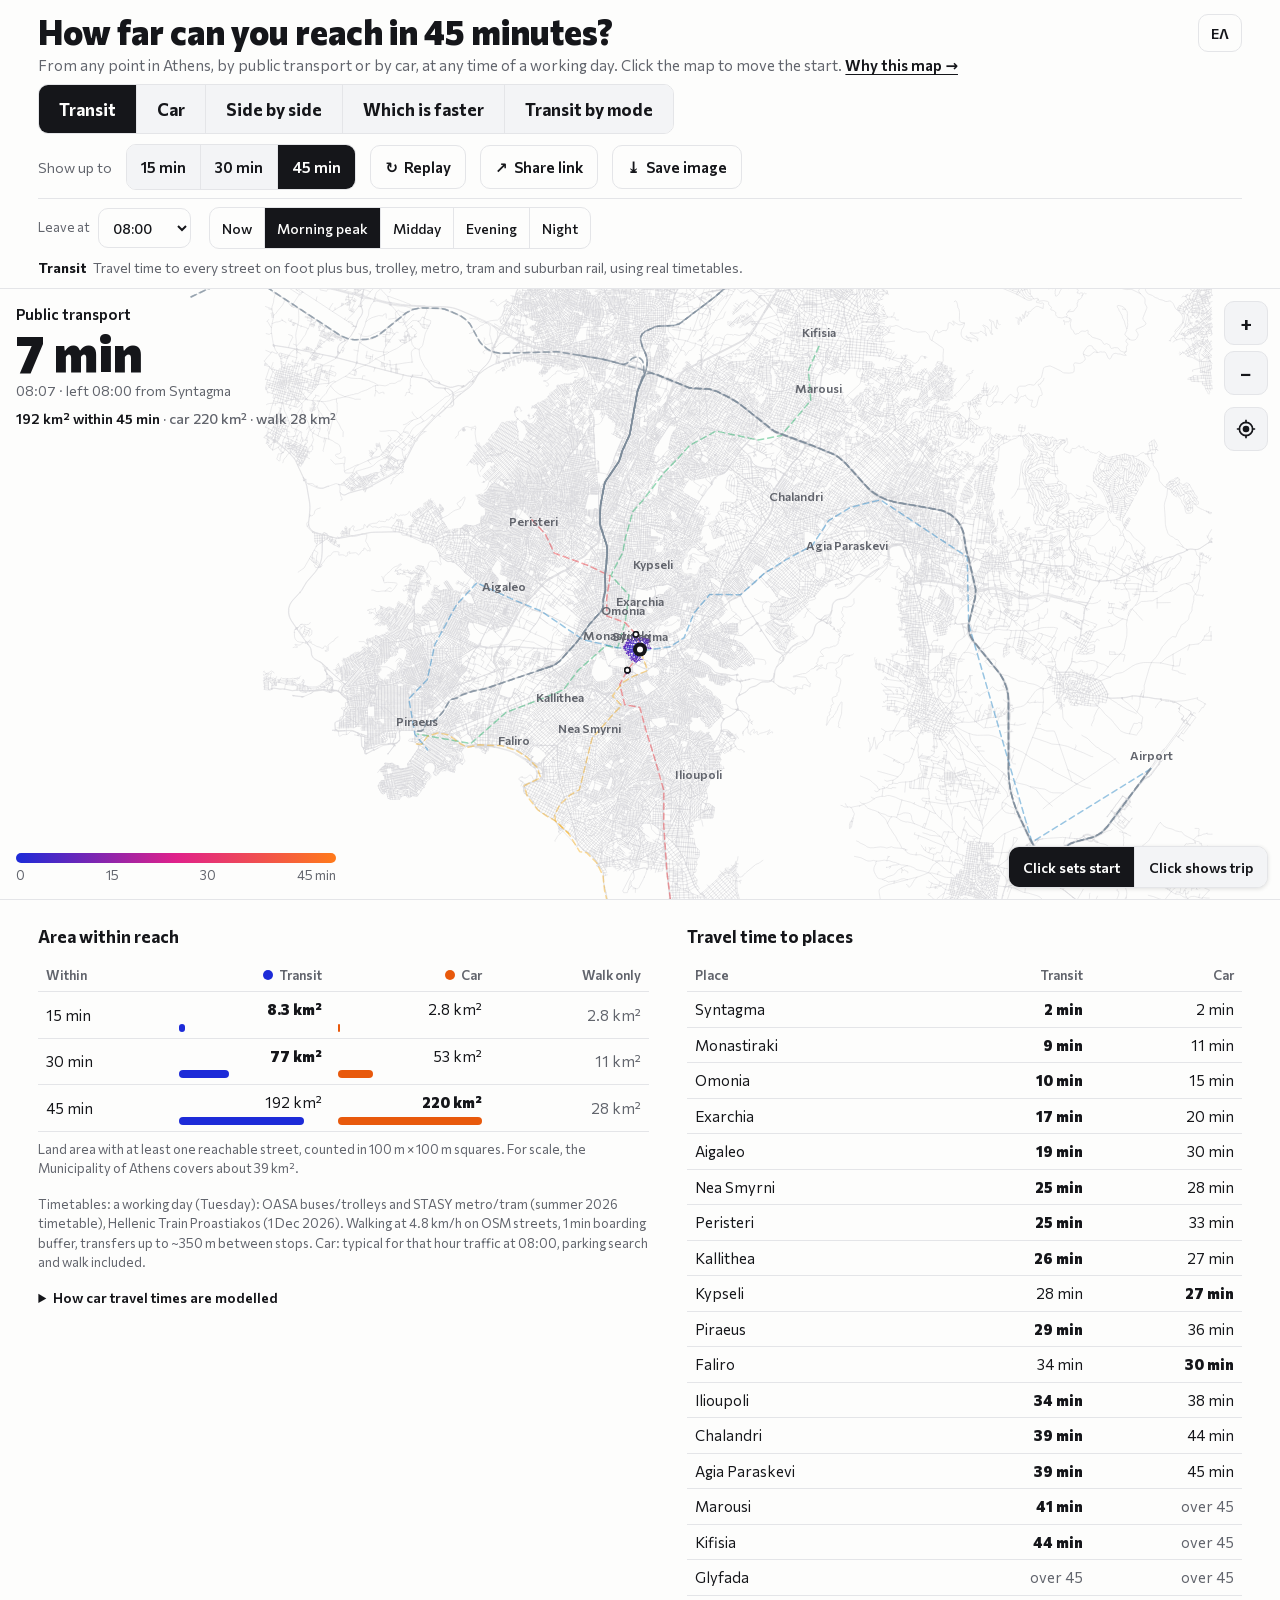
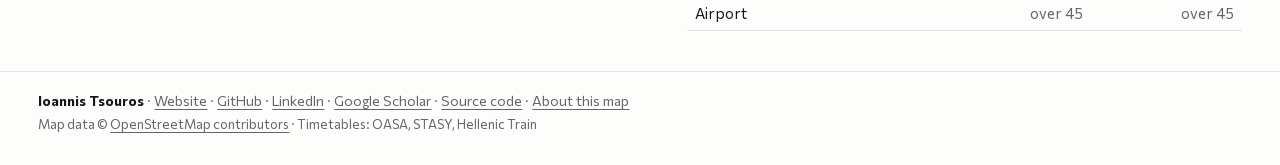
<file: site/index.html>
<!DOCTYPE html>
<html lang="en">
<head>
<meta charset="utf-8">
<meta name="viewport" content="width=device-width, initial-scale=1">
<title>Athens transit reach</title>
<meta name="description" content="How far can you get in 15, 30 or 45 minutes from any point in Athens? Street-by-street travel times by public transport and by car, to show where transit serves the city well, where it falls short, and what traffic costs.">
<meta name="author" content="Ioannis Tsouros">
<meta name="keywords" content="Athens, public transport, accessibility, isochrones, traffic congestion, OASA, STASY, metro, Proastiakos, transport equity">
<meta property="og:type" content="website">
<meta property="og:title" content="How far can you reach in 45 minutes? Athens by public transport and by car">
<meta property="og:description" content="How far can you get in 15, 30 or 45 minutes from any point in Athens? Street-by-street travel times by public transport and by car, to show where transit serves the city well, where it falls short, and what traffic costs.">
<meta property="og:locale" content="en_GB">
<meta property="og:site_name" content="Athens transit reach">
<meta name="twitter:card" content="summary_large_image">
<meta name="twitter:title" content="How far can you reach in 45 minutes? Athens by public transport and by car">
<meta name="twitter:description" content="How far can you get in 15, 30 or 45 minutes from any point in Athens? Street-by-street travel times by public transport and by car, to show where transit serves the city well, where it falls short, and what traffic costs.">
<link rel="author" href="https://www.jtsouros.site/">
<meta name="theme-color" content="#fdfdfc" media="(prefers-color-scheme: light)">
<meta name="theme-color" content="#0f1115" media="(prefers-color-scheme: dark)">
<meta name="robots" content="index,follow">
<link rel="icon" href="favicon.svg" type="image/svg+xml">
<link rel="apple-touch-icon" href="apple-touch-icon.png">
<meta property="og:image" content="https://athens-transit-reach.vercel.app/og.jpg">
<meta property="og:image:type" content="image/jpeg">
<meta property="og:image:width" content="1200">
<meta property="og:image:height" content="630">
<meta property="og:image:alt" content="Map of Athens: streets coloured by public transport travel time from Syntagma, up to 45 minutes">
<meta name="twitter:image" content="https://athens-transit-reach.vercel.app/og.jpg">
<meta name="twitter:image:alt" content="Map of Athens: streets coloured by public transport travel time from Syntagma, up to 45 minutes">
<script type="application/ld+json">{"@context": "https://schema.org", "@type": "WebApplication", "name": "Athens transit reach", "url": "https://athens-transit-reach.vercel.app/", "description": "Street-by-street map of how far you can get in 15, 30 or 45 minutes from any point in Athens by public transport (bus, trolley, metro, tram, suburban rail) and by car, at any time of a working day.", "applicationCategory": "Reference", "operatingSystem": "Any", "browserRequirements": "Requires JavaScript", "inLanguage": "en", "isAccessibleForFree": true, "image": "https://athens-transit-reach.vercel.app/og.jpg", "keywords": "Athens, public transport, accessibility, isochrones, traffic congestion, night buses, transport equity", "spatialCoverage": {"@type": "Place", "name": "Athens, Attica, Greece", "geo": {"@type": "GeoCoordinates", "latitude": 37.9755, "longitude": 23.7348}}, "author": {"@type": "Person", "name": "Ioannis Tsouros", "url": "https://www.jtsouros.site/", "jobTitle": "Transportation researcher", "affiliation": {"@type": "Organization", "name": "MobyX"}, "sameAs": ["https://github.com/acesonic7", "https://www.linkedin.com/in/ioannis-tsouros-ba582243", "https://scholar.google.com/citations?user=nahTqW0AAAAJ"]}, "creator": {"@type": "Person", "name": "Ioannis Tsouros", "url": "https://www.jtsouros.site/", "jobTitle": "Transportation researcher", "affiliation": {"@type": "Organization", "name": "MobyX"}, "sameAs": ["https://github.com/acesonic7", "https://www.linkedin.com/in/ioannis-tsouros-ba582243", "https://scholar.google.com/citations?user=nahTqW0AAAAJ"]}, "license": "https://opendatacommons.org/licenses/odbl/1-0/", "codeRepository": "https://github.com/acesonic7/AthensPTComparisonMaps"}</script>
<link rel="alternate" hreflang="en" href="https://athens-transit-reach.vercel.app/">
<link rel="alternate" hreflang="el" href="https://athens-transit-reach.vercel.app/?lang=el">
<link rel="alternate" hreflang="x-default" href="https://athens-transit-reach.vercel.app/">
<link rel="canonical" href="https://athens-transit-reach.vercel.app/">
<meta property="og:url" content="https://athens-transit-reach.vercel.app/">
<link rel="preload" href="fonts/commissioner-latin.woff2" as="font" type="font/woff2" crossorigin>
<link href="fonts/commissioner.css" rel="stylesheet">
<style>
/* VOICE: a transport planner's plate — exact, calm, one moving thing.
   IDEA: the city's own street grid as the map; travel time spreads through it like ink.
   PICTURE: full-width canvas of every street in the Athens basin, lighting up minute by minute, transit beside car.
   COLOUR and TYPE: paper white / night ink; ultramarine → magenta → orange for 0–15–30–45 min; Commissioner.
   LAYOUT: thin control bar, map(s) dominant, comparison numbers and places beneath. */
:root{color-scheme:light dark;--bg:light-dark(#fdfdfc,#0f1115);--ink:light-dark(#15161a,#eceef2);--mute:light-dark(#62656d,#9095a0);
--street:light-dark(#d6d7da,#2a2d34);--line:light-dark(#e4e5e8,#262930);--panel:light-dark(#f3f4f6,#171a20);--c0:#1d2bd8;--c1:#e0218a;--c2:#ff7a1a;--car:#e8590c}
:root[data-theme=light]{color-scheme:light}:root[data-theme=dark]{color-scheme:dark}
*{box-sizing:border-box;min-width:0}
body{margin:0;background:var(--bg);color:var(--ink);font:16px/1.5 Commissioner,system-ui,sans-serif;overflow-x:clip}
header{padding:14px max(3vw,16px) 10px;display:grid;gap:8px}
h1{font-size:clamp(24px,2.8vw,34px);line-height:1.05;margin:0;font-weight:800;text-wrap:balance}
.sub{color:var(--mute);margin:4px 0 0;font-size:15px}
.why{color:var(--ink);font-weight:600;white-space:nowrap;text-underline-offset:3px}
.head{display:flex;justify-content:space-between;align-items:flex-start;gap:16px}
.lang{min-height:38px;padding:0 12px;font-size:14px;flex:none}
.ic{margin-right:6px}
.ctl{display:flex;flex-wrap:wrap;gap:10px;align-items:center}
.seg{display:flex;border:1px solid var(--line);border-radius:10px;overflow:hidden;flex-wrap:wrap}
.seg button{border:0;border-right:1px solid var(--line);border-radius:0}.seg button:last-child{border-right:0}
button,select{font:600 15px Commissioner,system-ui,sans-serif;min-height:44px;padding:0 14px;background:var(--panel);color:var(--ink);border:1px solid var(--line);border-radius:10px;cursor:pointer}
button[aria-pressed=true]{background:var(--ink);color:var(--bg)}
button:focus-visible,select:focus-visible{outline:3px solid var(--c0);outline-offset:2px}
/* tier 1: what you look at */
.seg.big{justify-self:start}.seg.big button{min-height:48px;font-size:17px;font-weight:700;padding:0 20px}
/* tier 2: animation */
.row{display:flex;flex-wrap:wrap;gap:10px 14px;align-items:center}
.top{display:flex;flex-wrap:wrap;gap:10px 28px;align-items:center}
.lab{font-size:14px;color:var(--mute)}
.ghost{background:transparent}
/* tier 3: assumptions */
.opts{display:flex;flex-wrap:wrap;gap:8px 18px;align-items:center;padding-top:8px;border-top:1px solid var(--line)}
.opts label{display:flex;gap:8px;align-items:center;font-size:13px;color:var(--mute)}
.opts label[hidden]{display:none}
.presets button{min-height:40px;font-size:14px;font-weight:500;background:transparent;padding:0 12px}
.presets button[aria-pressed=true]{background:var(--ink);color:var(--bg)}
.opts select{min-height:40px;font-size:14px;font-weight:500;background:transparent;padding:0 10px}
.hint{margin:0;min-height:1.5em;font-size:14px;color:var(--mute);max-width:80ch}
.hint b{color:var(--ink);font-weight:700;margin-right:6px}
.mapwrap{position:relative}
.mapctl{position:absolute;right:12px;bottom:12px;z-index:2;background:var(--bg);border-radius:11px;box-shadow:0 1px 4px rgb(0 0 0/.12)}
.mapctl button{font-size:14px;min-height:40px}
.maps{display:grid;grid-template-columns:minmax(0,1fr);border-block:1px solid var(--line);touch-action:none;cursor:crosshair}
.maps.two{grid-template-columns:repeat(2,minmax(0,1fr))}
.pane{position:relative;height:calc(100svh - var(--hdr,380px) - 2px);min-height:360px}
.maps.two .pane+.pane{border-left:1px solid var(--line)}
.pane canvas{position:absolute;inset:0;width:100%;height:100%}
.clock{position:absolute;left:16px;top:14px;pointer-events:none}
.clock em{display:block;font-style:normal;font-weight:600;font-size:15px}
.clock b{display:block;font-size:clamp(30px,4.5vw,52px);line-height:1;font-weight:800;font-variant-numeric:tabular-nums}
.clock span{color:var(--mute);font-size:14px}
.clock .reach{display:block;margin-top:6px;font-size:14px;color:var(--ink);font-weight:600}.clock .reach i{font-style:normal;color:var(--mute);font-weight:500}
.legend{position:absolute;left:16px;bottom:14px;width:min(320px,62%);pointer-events:none;font-size:13px;color:var(--mute)}
.ramp{height:10px;border-radius:5px;background:linear-gradient(90deg,var(--c0),var(--c1),var(--c2))}
.ramp.div{background:linear-gradient(90deg,#1d2bd8,#7d8ce8,#b3aca6,#f6a26b,#e8590c)}
.ticks{display:flex;justify-content:space-between;font-variant-numeric:tabular-nums;margin-top:3px}
.zoom{position:absolute;right:12px;top:12px;display:flex;flex-direction:column;gap:6px}
.zoom button{width:44px;padding:0;font-size:20px}
.zoom .locate{display:grid;place-items:center;margin-top:6px}
.toast{position:absolute;left:50%;top:14px;transform:translateX(-50%);z-index:3;max-width:min(520px,calc(100% - 140px));background:var(--ink);color:var(--bg);padding:10px 14px;border-radius:10px;font-size:14px;box-shadow:0 2px 10px rgb(0 0 0/.2)}
.toast[hidden]{display:none}
.status{position:absolute;inset:0;display:grid;place-items:center;color:var(--mute);pointer-events:none}
.below{display:grid;grid-template-columns:minmax(0,1.1fr) minmax(0,1fr);gap:clamp(20px,3vw,48px);padding:24px max(3vw,16px) 40px}
h2{font-size:17px;margin:0 0 10px}
table{border-collapse:collapse;width:100%;font-size:15px}
th,td{padding:6px 8px;border-bottom:1px solid var(--line);text-align:right;white-space:nowrap;font-variant-numeric:tabular-nums}
th:first-child,td:first-child{text-align:left}
th{font-size:13px;color:var(--mute);font-weight:600}
td.win{font-weight:800}
.dot{display:inline-block;width:10px;height:10px;border-radius:50%;margin-right:6px;vertical-align:baseline}
.bar{height:8px;border-radius:4px;margin-top:3px}
.no{color:var(--mute)}
.note{font-size:13px;color:var(--mute);margin-top:16px;max-width:75ch}
details{margin-top:14px;font-size:14px;max-width:75ch}
summary{cursor:pointer;font-weight:600;min-height:32px}
details td,details th{font-size:13px;padding:3px 6px}
.chips{display:flex;flex-wrap:wrap;gap:4px 12px;pointer-events:none}
.chips span{white-space:nowrap}
.lnote{margin-top:4px}
#trip{padding:20px max(3vw,16px) 4px;display:grid;grid-template-columns:repeat(2,minmax(0,1fr));gap:clamp(20px,3vw,48px);border-bottom:1px solid var(--line)}
#trip[hidden]{display:none}
#trip h3{margin:0 0 2px;font-size:15px;color:var(--mute);font-weight:600}
#trip .tot{font-size:clamp(26px,3vw,34px);font-weight:800;line-height:1.1;font-variant-numeric:tabular-nums}
.legs{display:flex;height:14px;border-radius:7px;overflow:hidden;margin:10px 0 8px;background:var(--panel)}
.legs i{display:block;height:100%;min-width:2px}
.steps{list-style:none;margin:0;padding:0;font-size:15px}
.steps li{display:grid;grid-template-columns:3.2em minmax(0,1fr) auto;gap:8px;padding:4px 0;border-bottom:1px solid var(--line)}
.steps .clk{color:var(--mute);font-variant-numeric:tabular-nums}
.steps .d{font-variant-numeric:tabular-nums;white-space:nowrap;font-weight:600}
.tag{display:inline-block;padding:0 6px;border-radius:5px;color:#fff;font-weight:700;font-size:13px;margin-right:4px}
@media(max-width:700px){#trip{grid-template-columns:minmax(0,1fr)}}
.foot{padding:18px max(3vw,16px) 26px;border-top:1px solid var(--line);font-size:14px;color:var(--mute)}
.foot p{margin:0 0 4px}.foot b{color:var(--ink)}.foot a{color:inherit;text-underline-offset:3px}.foot a:hover{color:var(--ink)}
.foot .small{font-size:13px}
/* poster mode (?poster): a 1200×630 still used as the social preview image */
body.poster header,body.poster .below,body.poster #trip,body.poster .foot,body.poster .mapctl,body.poster .zoom,body.poster .clock{display:none}
body.poster .maps{border:0}body.poster .pane{height:100vh;min-height:0}
.pcard{position:absolute;left:44px;top:44px;width:430px;z-index:3;background:var(--bg);padding:26px 28px 24px;border-radius:16px;box-shadow:0 2px 18px rgb(0 0 0/.12)}
.pcard h1{font-size:46px;line-height:1.02;margin:0 0 12px}
.pcard p{margin:0 0 14px;font-size:19px;line-height:1.35;color:var(--mute)}
.pcard .ramp{height:12px;border-radius:6px}.pcard .ticks{font-size:15px;color:var(--mute)}
.pcard .url{margin:16px 0 0;font-weight:700;color:var(--ink);font-size:17px}
body.poster .legend{display:none}
@media(max-width:900px){.maps.two{grid-template-columns:minmax(0,1fr)}.maps.two .pane{height:52vh;min-height:340px}.maps.two .pane+.pane{border-left:0;border-top:1px solid var(--line)}}
@media(max-width:700px){.below{grid-template-columns:minmax(0,1fr)}.legend{width:calc(100% - 32px)}
  header{padding:10px 12px 8px;gap:8px}h1{font-size:22px}.sub{font-size:13px;margin-top:2px}.sub .desc{display:none}
  .top,.opts{gap:8px 10px}
  .seg.big,.presets{flex-wrap:nowrap;overflow-x:auto;scrollbar-width:none;max-width:100%}
  .seg.big button,.presets button{white-space:nowrap;flex:none}
  .seg.big button{font-size:14px;padding:0 12px;min-height:42px}
  .row{gap:8px}.row .lab,.row .t{display:none}.row .ic{margin:0}.row button,.opts select{min-height:38px;font-size:14px;padding:0 9px}.row>button{min-width:40px}
  .presets button{min-height:36px;font-size:13px;padding:0 10px}
  .opts label{gap:6px}
  .hint{font-size:13px;min-height:0;display:-webkit-box;-webkit-line-clamp:2;-webkit-box-orient:vertical;overflow:hidden}
  .mapctl{left:12px;right:auto;bottom:62px}.mapctl button{min-height:36px;font-size:13px}}
</style>
</head>
<body>
<header>
  <div class="head">
    <div>
      <h1 id="title" data-i="title">How far can you reach in 45 minutes?</h1>
      <p class="sub"><span class="desc" data-i="desc">From any point in Athens, by public transport or by car, at any time of a working day. Click the map to move the start. </span><a href="about.html" class="why" data-i="why">Why this map →</a></p>
    </div>
    <button id="lang" class="ghost lang" lang="el" aria-label="Ελληνικά">ΕΛ</button>
  </div>
  <div class="top">
  <div class="seg big" role="group" aria-label="Map view" data-ia="ga.view">
    <button data-v="pt" aria-pressed="true" data-i="v.pt" data-hint="Travel time to every street on foot plus bus, trolley, metro, tram and suburban rail, using real timetables.">Transit</button><button data-v="car" data-i="v.car" data-hint="Travel time by car in modelled traffic. Faint streets: the car drives past. Solid: you have parked and walked there.">Car</button><button data-v="both" data-i="v.both" data-hint="Transit and car maps next to each other. Pan and zoom move both.">Side by side</button><button data-v="diff" data-i="v.diff" data-hint="Blue streets: transit gets there first. Orange: the car does. Grey: about the same.">Which is faster</button><button data-v="mode" data-i="v.mode" data-hint="Public transport only: each street coloured by the bus, trolley, metro, tram or train you spend longest on to reach it.">Transit by mode</button>
  </div>
  <div class="row">
    <span class="lab" data-i="upto">Show up to</span>
    <div class="seg" role="group" aria-label="Time budget" data-ia="ga.budget">
      <button data-b="15" data-i="b15" data-hint="Stop the spread at 15 minutes.">15 min</button><button data-b="30" data-i="b30" data-hint="Stop the spread at 30 minutes.">30 min</button><button data-b="45" aria-pressed="true" data-i="b45" data-hint="Stop the spread at 45 minutes.">45 min</button>
    </div>
    <button id="play" class="ghost" data-ih="play" data-ia="play.a" data-hint="Play the spread again from minute zero." aria-label="Replay"><span class="ic">↻</span><span class="t" data-i="play">Replay</span></button><button id="share" class="ghost" data-ih="share" data-ia="share.a" data-hint="Copy a link to this exact map: start point, time, view and any trip you opened." aria-label="Share link"><span class="ic">↗</span><span class="t" data-i="share">Share link</span></button><button id="save" class="ghost" data-ih="save" data-ia="save.a" data-hint="Download the map as it is now as a PNG image, with a title and legend." aria-label="Save image"><span class="ic">⤓</span><span class="t" data-i="save">Save image</span></button>
  </div>
  </div>
  <div class="opts">
    <label data-ih="dep" data-hint="When you set off, from 05:00 to 04:45 the following night. Changes which buses and trains you can catch and how busy the roads are."><span data-i="dep">Leave at</span><select id="dep"></select></label>
    <div class="seg presets" role="group" aria-label="Quick departure times" data-ia="ga.presets">
      <button id="now" data-i="p.now" data-hint="The time in Athens right now, to the nearest 15 minutes. Uses the weekday timetable, even at weekends.">Now</button><button data-t="28800" data-i="p.morning" data-hint="08:00, the morning rush.">Morning peak</button><button data-t="46800" data-i="p.midday" data-hint="13:00, between the peaks.">Midday</button><button data-t="68400" data-i="p.evening" data-hint="19:00, the evening.">Evening</button><button data-t="93600" data-i="p.night" data-hint="02:00, when only a few night buses run. Metro and tram have stopped.">Night</button>
    </div>
    <label data-car data-ih="traffic" data-hint="Typical: usual weekday traffic for that hour. Free-flowing: empty roads. Bad day: heavier than usual."><span data-i="traffic">Traffic</span><select id="traffic"><option value="typ" selected data-i="tr.typ">Typical for that hour</option><option value="free" data-i="tr.free">Free-flowing</option><option value="heavy" data-i="tr.heavy">Bad day</option></select></label>
    <label data-car data-ih="park" data-hint="Include: find a space near where you stop, then walk to the door. Ignore: the car stops right at the destination."><span data-i="park">Car parking</span><select id="park"><option value="1" selected data-i="pk.1">Include search + walk</option><option value="0" data-i="pk.0">Ignore (door to door)</option></select></label>
  </div>
  <p class="hint" id="hint" aria-live="polite"></p>
</header>
<div class="mapwrap">
  <div class="maps" id="maps"><div class="status" id="status" style="position:relative;height:60vh" data-i="loading">Loading streets and timetables…</div></div>
  <div class="mapctl seg" role="group" aria-label="What a click on the map does" data-ia="ga.click">
    <button data-c="start" aria-pressed="true" data-i="c.start" data-hint="Click the map to move the starting point.">Click sets start</button><button data-c="trip" data-i="c.trip" data-hint="Click the map to compare both journeys to that point, step by step.">Click shows trip</button>
  </div>
</div>
<section id="trip" hidden><div id="tripPT"></div><div id="tripCar"></div></section>
<section class="below">
  <div>
    <h2 data-i="area.h">Area within reach</h2>
    <table id="bands"></table>
    <p class="note" style="margin-top:8px" data-i="area.note">Land area with at least one reachable street, counted in 100 m × 100 m squares. For scale, the Municipality of Athens covers about 39 km².</p>
    <p class="note" id="note"></p>
    <details><summary data-i="car.sum">How car travel times are modelled</summary>
      <p data-i="car.p1">There is no live traffic feed here, so driving uses a typical-weekday model: free-flow speed by road type, multiplied by a congestion factor that follows a working day (morning peak 08:00–09:00, afternoon peak 14:30–15:30, a smaller evening peak, light traffic late at night) and is stronger on arterials than on motorways or side streets. One-way streets are respected and every junction adds a delay. Inside ~2.5 km of Syntagma travel is a further 15% slower.</p>
      <table id="carmodel"></table>
      <p data-i="car.p2">With parking on, the trip is: 2 min to reach the car, drive to a parking spot, spend time finding a space there (8 min within 2 km of Syntagma, 5 min within 4 km, 3 min within 8 km, 1 min further out), then walk to the destination. Parking a little further away and walking is allowed, and so is not taking the car at all. On the car map, faint streets are ones the car drives past; solid streets are ones you have actually arrived at.</p>
    </details>
  </div>
  <div>
    <h2 data-i="places.h">Travel time to places</h2>
    <table id="places"></table>
  </div>
</section>
<footer class="foot"><p data-i="foot1"><b>Ioannis Tsouros</b> · <a href="https://www.jtsouros.site/">Website</a> · <a href="https://github.com/acesonic7">GitHub</a> · <a href="https://www.linkedin.com/in/ioannis-tsouros-ba582243">LinkedIn</a> · <a href="https://scholar.google.com/citations?user=nahTqW0AAAAJ&amp;hl=en">Google Scholar</a> · <a href="https://github.com/acesonic7/AthensPTComparisonMaps">Source code</a> · <a href="about.html">About this map</a></p><p class="small" data-i="foot2">Map data © <a href="https://www.openstreetmap.org/copyright">OpenStreetMap contributors</a> · Timetables: OASA, STASY, Hellenic Train</p></footer>
<script>
{
const WALK = 1.33, BOARD = 60, LIM = 45*60, SIM_MIN_MS = 190;
const $ = id => document.getElementById(id);
const esc = s => String(s).replace(/[&<>"']/g, c => ({'&':'&amp;','<':'&lt;','>':'&gt;','"':'&quot;',"'":'&#39;'}[c]));
const hm = s => String(Math.floor(s/3600)%24).padStart(2,'0')+':'+String(Math.floor(s/60)%60).padStart(2,'0');
// ---------- language: English is written in the page; Greek replaces it by key ----------
const qLang = new URLSearchParams(location.search).get('lang');
let LANG = ['el','en'].includes(qLang) ? qLang : (localStorage.getItem('lang') === 'el' ? 'el' : 'en');   // English unless Greek was chosen
const EL_STATIC = {
  'title':'Πόσο μακριά μπορείς να φτάσεις σε 45 λεπτά;',
  'desc':'Από οποιοδήποτε σημείο της Αθήνας, με ΜΜΜ ή με αυτοκίνητο, οποιαδήποτε ώρα μιας εργάσιμης. Πάτα στον χάρτη για να αλλάξεις αφετηρία. ',
  'why':'Γιατί αυτός ο χάρτης →',
  'ga.view':'Προβολή χάρτη', 'ga.budget':'Χρονικό όριο', 'ga.presets':'Γρήγορες ώρες αναχώρησης', 'ga.click':'Τι κάνει ένα κλικ στον χάρτη',
  'v.pt':'ΜΜΜ', 'v.pt.h':'Χρόνος διαδρομής ως κάθε δρόμο, με τα πόδια και με λεωφορείο, τρόλεϊ, μετρό, τραμ και Προαστιακό, με βάση τα πραγματικά δρομολόγια.',
  'v.car':'Αυτοκίνητο', 'v.car.h':'Χρόνος διαδρομής με αυτοκίνητο, με μοντέλο κυκλοφορίας. Αχνοί δρόμοι: το αυτοκίνητο απλώς περνά. Έντονοι: έχεις παρκάρει και έφτασες με τα πόδια.',
  'v.both':'Δίπλα δίπλα', 'v.both.h':'Οι χάρτες ΜΜΜ και αυτοκινήτου δίπλα δίπλα. Η μετακίνηση και το ζουμ ισχύουν και για τους δύο.',
  'v.diff':'Τι είναι πιο γρήγορο', 'v.diff.h':'Μπλε δρόμοι: τα ΜΜΜ φτάνουν πρώτα. Πορτοκαλί: το αυτοκίνητο. Γκρι: περίπου το ίδιο.',
  'v.mode':'ΜΜΜ ανά μέσο', 'v.mode.h':'Μόνο ΜΜΜ: κάθε δρόμος χρωματίζεται με το λεωφορείο, τρόλεϊ, μετρό, τραμ ή τρένο όπου περνάς τον περισσότερο χρόνο για να φτάσεις εκεί.',
  'upto':'Έως',
  'b15':'15 λεπ.', 'b15.h':'Η εξάπλωση σταματά στα 15 λεπτά.', 'b30':'30 λεπ.', 'b30.h':'Η εξάπλωση σταματά στα 30 λεπτά.', 'b45':'45 λεπ.', 'b45.h':'Η εξάπλωση σταματά στα 45 λεπτά.',
  'play':'Επανάληψη', 'play.a':'Επανάληψη', 'play.h':'Ξαναπαίζει την εξάπλωση από το λεπτό μηδέν.',
  'share':'Σύνδεσμος', 'share.a':'Κοινοποίηση συνδέσμου', 'share.h':'Αντιγράφει σύνδεσμο για αυτόν ακριβώς τον χάρτη: αφετηρία, ώρα, προβολή και όποια διαδρομή άνοιξες.',
  'save':'Εικόνα', 'save.a':'Αποθήκευση εικόνας', 'save.h':'Κατεβάζει τον χάρτη όπως είναι τώρα ως εικόνα PNG, με τίτλο και υπόμνημα.',
  'dep':'Αναχώρηση', 'dep.h':'Πότε ξεκινάς, από 05:00 έως 04:45 το επόμενο ξημέρωμα. Αλλάζει ποια λεωφορεία και τρένα προλαβαίνεις και πόση κίνηση έχουν οι δρόμοι.',
  'p.now':'Τώρα', 'p.now.h':'Η ώρα στην Αθήνα αυτή τη στιγμή, στο πλησιέστερο τέταρτο. Χρησιμοποιεί τα δρομολόγια εργάσιμης, και τα Σαββατοκύριακα.',
  'p.morning':'Πρωινή αιχμή', 'p.morning.h':'08:00, η πρωινή αιχμή.', 'p.midday':'Μεσημέρι', 'p.midday.h':'13:00, ανάμεσα στις αιχμές.',
  'p.evening':'Απόγευμα', 'p.evening.h':'19:00, το απόγευμα.', 'p.night':'Νύχτα', 'p.night.h':'02:00, όταν κυκλοφορούν μόνο λίγα νυχτερινά λεωφορεία. Μετρό και τραμ έχουν σταματήσει.',
  'traffic':'Κίνηση', 'traffic.h':'Συνήθης: η τυπική κίνηση εργάσιμης για εκείνη την ώρα. Ελεύθερη ροή: άδειοι δρόμοι. Κακή μέρα: περισσότερη κίνηση από το συνηθισμένο.',
  'tr.typ':'Συνήθης για την ώρα', 'tr.free':'Ελεύθερη ροή', 'tr.heavy':'Κακή μέρα',
  'park':'Στάθμευση', 'park.h':'Με αναζήτηση: βρίσκεις θέση κοντά στον προορισμό και περπατάς ως την πόρτα. Χωρίς: το αυτοκίνητο σταματά ακριβώς στον προορισμό.',
  'pk.1':'Με αναζήτηση + περπάτημα', 'pk.0':'Χωρίς (πόρτα-πόρτα)',
  'loading':'Φόρτωση δρόμων και δρομολογίων…',
  'c.start':'Το κλικ ορίζει αφετηρία', 'c.start.h':'Πάτα στον χάρτη για να μετακινήσεις την αφετηρία.',
  'c.trip':'Το κλικ δείχνει διαδρομή', 'c.trip.h':'Πάτα στον χάρτη για να συγκρίνεις βήμα βήμα τις δύο διαδρομές ως εκείνο το σημείο.',
  'area.h':'Έκταση που φτάνεις',
  'area.note':'Έκταση με τουλάχιστον έναν δρόμο που φτάνεις, μετρημένη σε τετράγωνα 100 μ. × 100 μ. Για σύγκριση, ο Δήμος Αθηναίων καλύπτει περίπου 39 km².',
  'car.sum':'Πώς υπολογίζονται οι χρόνοι με αυτοκίνητο',
  'car.p1':'Δεν υπάρχουν εδώ ζωντανά δεδομένα κυκλοφορίας, οπότε η οδήγηση βασίζεται σε μοντέλο μιας τυπικής εργάσιμης: ταχύτητα ελεύθερης ροής ανά τύπο δρόμου, πολλαπλασιασμένη με συντελεστή συμφόρησης που ακολουθεί την ημέρα (πρωινή αιχμή 08:00–09:00, απογευματινή αιχμή 14:30–15:30, μικρότερη βραδινή αιχμή, λίγη κίνηση αργά τη νύχτα) και είναι ισχυρότερος στις αρτηρίες απ’ ό,τι στους αυτοκινητόδρομους ή στους μικρούς δρόμους. Οι μονόδρομοι τηρούνται και κάθε διασταύρωση προσθέτει καθυστέρηση. Σε ακτίνα ~2,5 χλμ. από το Σύνταγμα η κίνηση είναι επιπλέον 15% πιο αργή.',
  'car.p2':'Με τη στάθμευση ενεργή, η διαδρομή είναι: 2 λεπτά ως το αυτοκίνητο, οδήγηση ως ένα σημείο στάθμευσης, χρόνος για να βρεις θέση εκεί (8 λεπτά σε ακτίνα 2 χλμ. από το Σύνταγμα, 5 λεπτά ως τα 4 χλμ., 3 λεπτά ως τα 8 χλμ., 1 λεπτό πιο μακριά) και μετά περπάτημα ως τον προορισμό. Μπορείς να παρκάρεις λίγο πιο μακριά και να περπατήσεις, ή και να μην πάρεις καθόλου το αυτοκίνητο. Στον χάρτη αυτοκινήτου, οι αχνοί δρόμοι είναι εκείνοι από όπου απλώς περνά το αυτοκίνητο· οι έντονοι είναι εκείνοι όπου έχεις πραγματικά φτάσει.',
  'places.h':'Χρόνος ως γνωστά σημεία',
  'foot1':'<b>Ιωάννης Τσούρος</b> · <a href="https://www.jtsouros.site/">Ιστότοπος</a> · <a href="https://github.com/acesonic7">GitHub</a> · <a href="https://www.linkedin.com/in/ioannis-tsouros-ba582243">LinkedIn</a> · <a href="https://scholar.google.com/citations?user=nahTqW0AAAAJ&amp;hl=en">Google Scholar</a> · <a href="https://github.com/acesonic7/AthensPTComparisonMaps">Πηγαίος κώδικας</a> · <a href="about.html">Σχετικά με τον χάρτη</a>',
  'foot2':'Χαρτογραφικά δεδομένα © <a href="https://www.openstreetmap.org/copyright">Συνεισφέροντες OpenStreetMap</a> · Δρομολόγια: ΟΑΣΑ, ΣΤΑΣΥ, Hellenic Train',
};
// place names on the map and in the table; "near" is the phrase for a pin close to that place
const PLACE_EL = {'Syntagma':['Σύνταγμα','κοντά στο Σύνταγμα'],'Omonia':['Ομόνοια','κοντά στην Ομόνοια'],'Monastiraki':['Μοναστηράκι','κοντά στο Μοναστηράκι'],
  'Piraeus':['Πειραιάς','κοντά στον Πειραιά'],'Kifisia':['Κηφισιά','κοντά στην Κηφισιά'],'Marousi':['Μαρούσι','κοντά στο Μαρούσι'],'Glyfada':['Γλυφάδα','κοντά στη Γλυφάδα'],
  'Peristeri':['Περιστέρι','κοντά στο Περιστέρι'],'Kallithea':['Καλλιθέα','κοντά στην Καλλιθέα'],'Chalandri':['Χαλάνδρι','κοντά στο Χαλάνδρι'],'Airport':['Αεροδρόμιο','κοντά στο Αεροδρόμιο'],
  'Nea Smyrni':['Νέα Σμύρνη','κοντά στη Νέα Σμύρνη'],'Exarchia':['Εξάρχεια','κοντά στα Εξάρχεια'],'Kypseli':['Κυψέλη','κοντά στην Κυψέλη'],'Ilioupoli':['Ηλιούπολη','κοντά στην Ηλιούπολη'],
  'Faliro':['Φάληρο','κοντά στο Φάληρο'],'Aigaleo':['Αιγάλεω','κοντά στο Αιγάλεω'],'Agia Paraskevi':['Αγία Παρασκευή','κοντά στην Αγία Παρασκευή']};
const placeName = m => LANG==='el' && PLACE_EL[m.name] ? PLACE_EL[m.name][0] : m.name;
const plural = (n, one, many) => n===1 ? one : many;
const D = {
  en:{day:'Day', night:'Night (after midnight)', 'pane.pt':'Public transport', 'pane.car':'Car', 'pane.diff':'Which is faster', 'pane.mode':'Public transport · main vehicle used',
    'leg.mode':'Public transport: vehicle you spend longest on', 'leg.fpt':'Transit 10+ min faster', 'leg.same':'same', 'leg.fcar':'Car 10+ min faster', 'leg.min':'45 min',
    'leg.park':'Faint: car driving past · Solid: parked and arrived', modes:['Bus','Trolley','Metro','Tram','Suburban rail','Walk only'],
    clk:m=>`${m} min`, clk2:(a,d,f)=>`${a} · left ${d} from ${f}`, near:n=>'near '+n, pin:'your pin',
    reachPt:(p,c,w,b)=>`${p} within ${b} min <i>· car ${c} · walk ${w}</i>`, reachCar:(p,c,b)=>`${c} within ${b} min <i>· transit ${p}</i>`, reachDiff:(p,c,b)=>`Within ${b} min: transit ${p} <i>· car ${c}</i>`,
    'trip.pt':'By public transport', 'trip.car':'By car', over45:'Over 45 min', noReach:'Not reachable within 45 minutes from this start.', arrive:t=>`arrive ${t}`,
    walkCar:m=>`Walk ${m} m to the car`, walkStop:(m,s)=>`Walk ${m} m to ${s}`, walkDest:m=>`Walk ${m} m to the destination`, quicker:'Quicker on foot than by car',
    waitAt:s=>`Wait at ${s}`, stops:n=>`${n} ${plural(n,'stop','stops')}`, drive:k=>`Drive ${k} km`, parkFind:'Find a parking space', lt1:'<1 min', mins:n=>`${n} min`, stop:'stop',
    within:'Within', thPt:'Transit', thCar:'Car', thWalk:'Walk only', place:'Place', over:'over 45', road:'Road type', free:'Free flow', now:'Now (traffic)', kmh:'km/h',
    classes:['Motorway','Trunk road','Primary','Secondary','Tertiary','Residential','Living street'],
    note:(tr,t,pk)=>`Timetables: ${meta.day}. Walking at 4.8 km/h on OSM streets, 1 min boarding buffer, transfers up to ~350 m between stops. Car: ${tr} traffic at ${t}, ${pk}.`,
    trn:{typ:'typical for that hour', free:'free-flowing', heavy:'bad day'}, pkOn:'parking search and walk included', pkOff:'door to door, no parking time',
    loadErr:'Could not load the network data: ', copied:'Copied',
    imgTitle:b=>`How far can you reach in ${b} minutes?`, imgSub:(f,t,v)=>`From ${f} · leaving ${t} · ${v}`, imgFoot:'Map data © OpenStreetMap contributors · Timetables: OASA, STASY, Hellenic Train',
    docTitle:'Athens transit reach', locate:'Use my location', locateTitle:'Use my location as the start (it stays on this device)', locating:'Finding your location…',
    locDenied:'Location permission was refused. You can still click the map to set the start.', locFail:'Could not get your location. You can still click the map to set the start.',
    locOut:'You seem to be outside the area this map covers, so the start has not moved.', locNo:'This browser cannot share its location.'},
  el:{day:'Ημέρα', night:'Νύχτα (μετά τα μεσάνυχτα)', 'pane.pt':'ΜΜΜ', 'pane.car':'Αυτοκίνητο', 'pane.diff':'Τι είναι πιο γρήγορο', 'pane.mode':'ΜΜΜ · κύριο μέσο',
    'leg.mode':'ΜΜΜ: το μέσο όπου περνάς τον περισσότερο χρόνο', 'leg.fpt':'ΜΜΜ 10+ λεπτά πιο γρήγορα', 'leg.same':'ίδιο', 'leg.fcar':'Αυτοκίνητο 10+ λεπτά πιο γρήγορα', 'leg.min':'45 λεπ.',
    'leg.park':'Αχνό: το αυτοκίνητο περνά · Έντονο: πάρκαρες και έφτασες', modes:['Λεωφορείο','Τρόλεϊ','Μετρό','Τραμ','Προαστιακός','Μόνο με τα πόδια'],
    clk:m=>`${m} λεπτά`, clk2:(a,d,f)=>`${a} · αναχώρηση ${d} · αφετηρία: ${f}`, near:null, pin:'σημείο στον χάρτη',
    reachPt:(p,c,w,b)=>`${p} σε ${b} λεπτά <i>· αυτοκίνητο ${c} · με τα πόδια ${w}</i>`, reachCar:(p,c,b)=>`${c} σε ${b} λεπτά <i>· ΜΜΜ ${p}</i>`, reachDiff:(p,c,b)=>`Σε ${b} λεπτά: ΜΜΜ ${p} <i>· αυτοκίνητο ${c}</i>`,
    'trip.pt':'Με ΜΜΜ', 'trip.car':'Με αυτοκίνητο', over45:'Πάνω από 45 λεπτά', noReach:'Δεν φτάνεις εκεί σε 45 λεπτά από αυτή την αφετηρία.', arrive:t=>`άφιξη ${t}`,
    walkCar:m=>`Περπάτημα ${m} μ. ως το αυτοκίνητο`, walkStop:(m,s)=>`Περπάτημα ${m} μ. ως ${s}`, walkDest:m=>`Περπάτημα ${m} μ. ως τον προορισμό`, quicker:'Πιο γρήγορα με τα πόδια παρά με αυτοκίνητο',
    waitAt:s=>`Αναμονή στη στάση ${s}`, stops:n=>`${n} ${plural(n,'στάση','στάσεις')}`, drive:k=>`Οδήγηση ${k} χλμ.`, parkFind:'Αναζήτηση θέσης στάθμευσης', lt1:'<1 λεπ.', mins:n=>`${n} λεπ.`, stop:'στάση',
    within:'Σε', thPt:'ΜΜΜ', thCar:'Αυτοκίνητο', thWalk:'Μόνο με τα πόδια', place:'Σημείο', over:'πάνω από 45', road:'Τύπος δρόμου', free:'Ελεύθερη ροή', now:'Τώρα (με κίνηση)', kmh:'χλμ./ώρα',
    classes:['Αυτοκινητόδρομος','Οδός ταχείας κυκλοφορίας','Κύρια αρτηρία','Δευτερεύουσα αρτηρία','Συλλεκτήρια οδός','Τοπική οδός','Δρόμος ήπιας κυκλοφορίας'],
    note:(tr,t,pk)=>`Δρομολόγια: εργάσιμη ημέρα (Τρίτη), λεωφορεία και τρόλεϊ ΟΑΣΑ, μετρό και τραμ ΣΤΑΣΥ (θερινά δρομολόγια 2026), Προαστιακός της Hellenic Train (1 Δεκ. 2026). Περπάτημα με 4,8 χλμ./ώρα σε δρόμους του OSM, 1 λεπτό περιθώριο επιβίβασης, μετεπιβιβάσεις έως ~350 μ. μεταξύ στάσεων. Αυτοκίνητο: ${tr} στις ${t}, ${pk}.`,
    trn:{typ:'συνήθης κίνηση', free:'ελεύθερη ροή', heavy:'κίνηση κακής μέρας'}, pkOn:'με αναζήτηση στάθμευσης και περπάτημα', pkOff:'πόρτα-πόρτα, χωρίς χρόνο στάθμευσης',
    loadErr:'Δεν ήταν δυνατή η φόρτωση των δεδομένων: ', copied:'Αντιγράφηκε',
    imgTitle:b=>`Πόσο μακριά μπορείς να φτάσεις σε ${b} λεπτά;`, imgSub:(f,t,v)=>`Αφετηρία: ${f} · αναχώρηση ${t} · ${v}`, imgFoot:'Χαρτογραφικά δεδομένα © Συνεισφέροντες OpenStreetMap · Δρομολόγια: ΟΑΣΑ, ΣΤΑΣΥ, Hellenic Train',
    docTitle:'Αθήνα: πόσο μακριά φτάνεις με ΜΜΜ', locate:'Χρήση της τοποθεσίας μου', locateTitle:'Χρήση της τοποθεσίας μου ως αφετηρία (μένει σε αυτή τη συσκευή)', locating:'Αναζήτηση τοποθεσίας…',
    locDenied:'Δεν δόθηκε άδεια τοποθεσίας. Μπορείς πάντα να πατήσεις στον χάρτη για να ορίσεις αφετηρία.', locFail:'Δεν βρέθηκε η τοποθεσία σου. Μπορείς πάντα να πατήσεις στον χάρτη για να ορίσεις αφετηρία.',
    locOut:'Φαίνεται ότι είσαι έξω από την περιοχή του χάρτη, οπότε η αφετηρία δεν άλλαξε.', locNo:'Αυτό το πρόγραμμα περιήγησης δεν μπορεί να δώσει τοποθεσία.'}};
const tr = (k, ...a) => {const v = D[LANG][k] ?? D.en[k]; return typeof v === 'function' ? v(...a) : v};
const num = (v, d=0) => v.toLocaleString(LANG==='el' ? 'el-GR' : 'en-GB', {minimumFractionDigits:d, maximumFractionDigits:d});
// static text: remember the English the page was written with, then swap by key
const EN_STATIC = {};
function applyStatic(){
  const pick = k => LANG==='el' && EL_STATIC[k] != null ? EL_STATIC[k] : EN_STATIC[k];
  document.querySelectorAll('[data-i]').forEach(el => {const k = el.dataset.i; if (!(k in EN_STATIC)) EN_STATIC[k] = el.innerHTML; el.innerHTML = pick(k)});
  document.querySelectorAll('[data-hint]').forEach(el => {const k = (el.dataset.ih || el.dataset.i) + '.h'; if (!(k in EN_STATIC)) EN_STATIC[k] = el.dataset.hint; el.dataset.hint = pick(k)});
  document.querySelectorAll('[data-ia]').forEach(el => {const k = el.dataset.ia; if (!(k in EN_STATIC)) EN_STATIC[k] = el.getAttribute('aria-label'); el.setAttribute('aria-label', pick(k))});
  document.documentElement.lang = LANG; document.title = tr('docTitle');
  const b = document.getElementById('lang'); b.textContent = LANG==='el' ? 'EN' : 'ΕΛ'; b.lang = LANG==='el' ? 'en' : 'el'; b.setAttribute('aria-label', LANG==='el' ? 'English' : 'Ελληνικά');
}
applyStatic();
// car model: class 0 motorway,1 trunk,2 primary,3 secondary,4 tertiary,5 residential,6 living street,7 pedestrian
const CLASS = ['Motorway','Trunk road','Primary','Secondary','Tertiary','Residential','Living street'];
const FREE_KMH = [95, 65, 45, 38, 32, 25, 12, 0];
const PEAK_MULT = [1.7, 1.8, 1.8, 1.7, 1.5, 1.3, 1.1, 1];
const JUNC_S = [0, 4, 6, 5, 4, 2, 1, 0];
// share of peak congestion by hour of a working day (morning peak 08–09, afternoon peak 14:30–15:30, evening 18–19)
const PROFILE = [[0,.05],[5,.05],[6,.15],[6.5,.3],[7,.55],[7.5,.85],[8,1],[9,.95],[9.5,.8],[10,.6],[11,.55],[12.5,.6],[13.5,.75],[14.5,.9],[15.5,.85],[16.5,.7],[17.5,.75],[19,.8],[20,.6],[21,.4],[22,.25],[23,.15],[24.5,.05]];
let net, pt, meta, adjOff, adjE, origin = {x:0, y:0, pin:{m:0, near:false}}, dep = 8*3600, budget = 45, viewMode = 'pt';
let depGroups = [], res = null, view = {cx:0, cy:2000, s:0.05}, anim = {t:0, start:0, raf:0}, railStops = [];

async function load(){
  const bin = u => fetch(u).then(r=>r.json()).then(b=>Uint8Array.from(atob(b), c=>c.charCodeAt(0)).buffer);
  const [nb, pb, mj] = await Promise.all([bin('data/net.b64.json'), bin('data/pt.b64.json'), fetch('data/meta.json').then(r=>r.json())]);
  meta = mj;
  let h = new Uint32Array(nb, 0, 3), o = 12; const [N, E, P] = h;
  net = {N, E, xy:new Float32Array(nb, o, 2*N)}; o += 8*N;
  net.u = new Uint32Array(nb, o, E); o += 4*E; net.v = new Uint32Array(nb, o, E); o += 4*E;
  net.len = new Float32Array(nb, o, E); o += 4*E; net.off = new Uint32Array(nb, o, E+1); o += 4*(E+1);
  net.pts = new Float32Array(nb, o, 2*P); o += 8*P;
  net.cls = new Uint8Array(nb, o, E); o += E; net.flag = new Uint8Array(nb, o, E);
  h = new Uint32Array(pb, 0, 3); o = 12; const [S, TR, F] = h;
  pt = {S, TR, xy:new Float32Array(pb, o, 2*S)}; o += 8*S;
  pt.node = new Uint32Array(pb, o, S); o += 4*S; pt.snap = new Float32Array(pb, o, S); o += 4*S;
  pt.foff = new Uint32Array(pb, o, S+1); o += 4*(S+1); pt.fto = new Uint32Array(pb, o, F); o += 4*F; pt.fd = new Float32Array(pb, o, F); o += 4*F;
  pt.route = new Uint16Array(pb, o, TR); o += 2*TR; o += (4 - (2*TR) % 4) % 4;
  pt.mode = new Uint8Array(pb, o, TR); o += TR; o += (4 - TR % 4) % 4;
  pt.rail = new Uint8Array(pb, o, S);
  const deg = new Uint32Array(N+1);
  for (let e=0;e<E;e++){deg[net.u[e]+1]++;deg[net.v[e]+1]++}
  for (let i=0;i<N;i++) deg[i+1]+=deg[i];
  adjOff = deg.slice(); adjE = new Uint32Array(2*E); const fill = deg.slice();
  for (let e=0;e<E;e++){adjE[fill[net.u[e]]++]=e;adjE[fill[net.v[e]]++]=e}
  const day = document.createElement('optgroup'), night = document.createElement('optgroup');
  day.label = tr('day'); night.label = tr('night'); depGroups = [day, night];
  for (let t=meta.depFirst; t<=meta.depLast; t+=15*60){const op=document.createElement('option'); op.value=t; op.textContent=hm(t); if(t===dep) op.selected=true; (t>=24*3600 ? night : day).append(op)}
  $('dep').append(day, night);
  railStops = []; for (let i=0;i<S;i++) if (pt.rail[i]) railStops.push(i);
}

// ---------- timetable chunks (one file per departure hour) ----------
const chunks = new Map(); let cs = null, csKey = '';
function chunk(h){
  if (!chunks.has(h)) chunks.set(h, fetch(`data/conn/h${String(h).padStart(2,'0')}.b64.json`).then(r => r.ok ? r.json() : null).then(b => {
    if (!b) return null; const buf = Uint8Array.from(atob(b), c=>c.charCodeAt(0)).buffer, n = new Uint32Array(buf, 0, 1)[0];
    const g = k => new Uint16Array(buf, 4 + 2*n*k, n); return {n, a:g(0), b:g(1), trip:g(2), td:g(3), ta:g(4)}}));
  return chunks.get(h);
}
async function loadConns(){
  const h0 = Math.floor(dep/3600), h1 = Math.floor((dep+LIM)/3600), key = h0+'-'+h1; if (key === csKey) return;
  const parts = []; for (let h=h0; h<=h1; h++){const c = await chunk(h); if (c) parts.push(c)}
  const C = parts.reduce((s,p)=>s+p.n, 0), out = {C, a:new Uint16Array(C), b:new Uint16Array(C), trip:new Uint16Array(C), td:new Int32Array(C), ta:new Int32Array(C)};
  let o = 0; for (const p of parts){out.a.set(p.a,o); out.b.set(p.b,o); out.trip.set(p.trip,o); for (let i=0;i<p.n;i++){out.td[o+i]=p.td[i]*2; out.ta[o+i]=p.ta[i]*2} o += p.n}
  cs = out; csKey = key;
}

// ---------- routing ----------
function Heap(){let k=new Float64Array(1<<16),v=new Int32Array(1<<16),n=0;
  return {get size(){return n},push(key,val){if(n===k.length){const k2=new Float64Array(n*2),v2=new Int32Array(n*2);k2.set(k);v2.set(v);k=k2;v=v2}
    let i=n++;while(i>0){const p=(i-1)>>1;if(k[p]<=key)break;k[i]=k[p];v[i]=v[p];i=p}k[i]=key;v[i]=val},
  pop(){const top=v[0],tk=k[0];n--;if(n>0){const key=k[n],val=v[n];let i=0;for(;;){let c=2*i+1;if(c>=n)break;if(c+1<n&&k[c+1]<k[c])c++;if(k[c]>=key)break;k[i]=k[c];v[i]=v[c];i=c}k[i]=key;v[i]=val}return [tk,top]}}}
// generic Dijkstra; cost(e, forward) returns seconds or Infinity
function dijkstra(seeds, limit, cost){
  const t = new Float64Array(net.N).fill(Infinity), h = Heap(), pe = new Int32Array(net.N).fill(-1), src = new Int32Array(net.N).fill(-1);
  seeds.forEach(([n, s], i) => {if (s < t[n]) {t[n]=s; src[n]=i; h.push(s, n)}});
  while (h.size){const [d, n] = h.pop(); if (d > t[n] || d > limit) continue;
    for (let j=adjOff[n]; j<adjOff[n+1]; j++){const e=adjE[j], fwd = net.u[e]===n, c = cost(e, fwd); if (c===Infinity) continue;
      const m = fwd ? net.v[e] : net.u[e], nd = d + c; if (nd < t[m] && nd <= limit){t[m]=nd; pe[m]=e; src[m]=src[n]; h.push(nd, m)}}}
  t.pe = pe; t.src = src; return t;
}
const walkCost = e => (net.flag[e] & 1) ? net.len[e]/WALK : Infinity;
function nearestNode(x, y, mask){let best=0,bd=Infinity;const xy=net.xy;for(let i=0;i<net.N;i++){if(mask&&!mask[i])continue;const dx=xy[2*i]-x,dy=xy[2*i+1]-y,d=dx*dx+dy*dy;if(d<bd){bd=d;best=i}}return [best,Math.sqrt(bd)]}
let walkMask, carMask;
function masks(){walkMask=new Uint8Array(net.N);carMask=new Uint8Array(net.N);
  for (let e=0;e<net.E;e++){if(net.flag[e]&1){walkMask[net.u[e]]=walkMask[net.v[e]]=1}if(net.flag[e]&6){carMask[net.u[e]]=carMask[net.v[e]]=1}}}
function routePT(){
  const [o, od] = nearestNode(origin.x, origin.y, walkMask), t0 = od/WALK;
  const walkOnly = dijkstra([[o, t0]], LIM, walkCost);
  const arr = new Float64Array(pt.S).fill(Infinity), onTrip = new Uint8Array(pt.TR), rel = dep - meta.tMin;
  // lab: -1 walked from origin, >=0 alighted from connection, <=-2 footpath from stop -(lab+2)
  const lab = new Int32Array(pt.S).fill(-1), board = new Int32Array(pt.TR).fill(-1), mm = new Uint8Array(pt.S).fill(5), md = new Float64Array(pt.S);
  for (let s=0;s<pt.S;s++){if (pt.snap[s] > 400) continue; const w = walkOnly[pt.node[s]]; if (w < Infinity) arr[s] = rel + w + pt.snap[s]/WALK}
  let lo=0, hi=cs.C; while(lo<hi){const m=(lo+hi)>>1; if(cs.td[m] < rel) lo=m+1; else hi=m}
  for (let c=lo; c<cs.C; c++){const td = cs.td[c]; if (td > rel + LIM) break;
    const tr = cs.trip[c];
    if (!onTrip[tr]){ if (arr[cs.a[c]] + BOARD > td) continue; onTrip[tr] = 1; board[tr] = c }
    const b = cs.b[c], ta = cs.ta[c];
    if (ta < arr[b]){arr[b] = ta; lab[b] = c;
      const bc = board[tr], sa = cs.a[bc], ride = ta - cs.td[bc];
      if (ride > md[sa]){mm[b] = pt.mode[tr]; md[b] = ride} else {mm[b] = mm[sa]; md[b] = md[sa]}
      for (let f=pt.foff[b]; f<pt.foff[b+1]; f++){const j=pt.fto[f], tj = ta + pt.fd[f]/WALK; if (tj < arr[j]){arr[j] = tj; lab[j] = -(b+2); mm[j] = mm[b]; md[j] = md[b]}}}}
  const seeds = [[o, t0]], seedStop = [-1];
  for (let s=0;s<pt.S;s++) if (pt.snap[s] <= 400 && arr[s] - rel < LIM){seeds.push([pt.node[s], arr[s] - rel + pt.snap[s]/WALK]); seedStop.push(s)}
  const T = dijkstra(seeds, LIM, walkCost), mode = new Uint8Array(net.N).fill(5);
  for (let i=0;i<net.N;i++){const k = T.src[i]; if (k > 0) mode[i] = mm[seedStop[k]]}
  return {T, walkOnly, arr, lab, board, seedStop, mode, rel, o, t0};
}
function congestion(){const tr=$('traffic').value; if (tr==='free') return 0;
  const h=(dep+15*60)/3600; let p=PROFILE[PROFILE.length-1][1];
  for (let i=0;i<PROFILE.length-1;i++){const [h0,p0]=PROFILE[i],[h1,p1]=PROFILE[i+1]; if(h>=h0&&h<=h1){p=p0+(p1-p0)*(h-h0)/(h1-h0);break}}
  if (h<PROFILE[0][0]) p=PROFILE[0][1];
  return tr==='heavy' ? Math.min(1.4, p*1.3+0.15) : p;
}
function searchTime(i){const r=Math.hypot(net.xy[2*i], net.xy[2*i+1]); return r<2000?480:r<4000?300:r<8000?180:60}
function routeCar(){
  const p = congestion(), park = $('park').value==='1';
  const mult = PEAK_MULT.map(m => 1 + (m-1)*p);
  const cost = (e, fwd) => {const f=net.flag[e]; if (!(f & (fwd?2:4))) return Infinity; const c=net.cls[e];
    const x=net.xy[2*net.u[e]], y=net.xy[2*net.u[e]+1], core = x*x+y*y < 2500*2500 ? 1.15 : 1;
    return (net.len[e]/(FREE_KMH[c]/3.6) + JUNC_S[c]) * mult[c] * core};
  const [o, od] = nearestNode(origin.x, origin.y, carMask);
  const drive = dijkstra([[o, od/WALK + (park?120:0)]], LIM, cost);
  if (!park) return {T: drive, drive, mult, park, od};
  // park anywhere the car reached (after searching for a space there), then walk; or just walk from the start
  const [ow, owd] = nearestNode(origin.x, origin.y, walkMask), seeds = [[ow, owd/WALK]], seedNode = [-1];
  for (let i=0;i<net.N;i++) if (walkMask[i] && drive[i] < LIM){const t = drive[i] + searchTime(i); if (t < LIM){seeds.push([i, t]); seedNode.push(i)}}
  const T = dijkstra(seeds, LIM, walkCost);
  return {T, drive, mult, park, seedNode, od, owd};
}
function edgeTimes(T, allowMask, wFn){
  const t0 = new Float32Array(net.E), t1 = new Float32Array(net.E), w = new Float32Array(net.E), list = [];
  for (let e=0;e<net.E;e++){const a=T[net.u[e]], b=T[net.v[e]]; w[e]=wFn(e)||1;
    if (!(net.flag[e] & allowMask)){t0[e]=t1[e]=Infinity; continue}
    t0[e]=Math.min(a,b); t1[e]=Math.min(Math.max(a,b), t0[e]+w[e]); if (t0[e] < LIM) list.push(e)}
  const order = Uint32Array.from(list).sort((x,y)=>t0[x]-t0[y]);
  return {T, t0, t1, w, order};
}

// ---------- palettes ----------
const RAMP = [[29,43,216],[224,33,138],[255,122,26]];
const timeCol = m => {const f=Math.max(0,Math.min(45,m))/22.5, i=Math.min(1,Math.floor(f)), r=f-i, a=RAMP[i], b=RAMP[i+1];
  return `rgb(${a.map((v,k)=>Math.round(v+(b[k]-v)*r)).join(',')})`};
const TIME_PAL = Array.from({length:45}, (_, i) => timeCol(i+0.5));
const DIV = [[29,43,216],[125,140,232],[179,172,166],[246,162,107],[232,89,12]];
const DIV_PAL = Array.from({length:21}, (_, i) => {const f=i/20*4, k=Math.min(3,Math.floor(f)), r=f-k, a=DIV[k], b=DIV[k+1];
  return `rgb(${a.map((v,j)=>Math.round(v+(b[j]-v)*r)).join(',')})`});

// ---------- map panes ----------
const probe = document.createElement('i'); probe.style.display='none'; document.body.append(probe);
const css = n => {probe.style.color = `var(${n})`; return getComputedStyle(probe).color};
class Pane {
  constructor(kind){
    this.kind = kind; this.el = document.createElement('div'); this.el.className = 'pane';
    const legend = kind==='mode' ? `<div class="chips">${MODES.map(([,c],i)=>`<span><span class="dot" style="background:${c}"></span>${tr('modes')[i]}</span>`).join('')}</div><div class="lnote">${tr('leg.mode')}</div>`
      : `<div class="ramp ${kind==='diff'?'div':''}"></div><div class="ticks">${kind==='diff'?`<span>${tr('leg.fpt')}</span><span>${tr('leg.same')}</span><span>${tr('leg.fcar')}</span>`:`<span>0</span><span>15</span><span>30</span><span>${tr('leg.min')}</span>`}</div>`
        + (kind==='car' ? `<div class="lnote" data-park>${tr('leg.park')}</div>` : '');
    this.el.innerHTML = `<canvas></canvas><canvas></canvas><canvas></canvas><canvas></canvas><div class="clock"><em></em><b>0 min</b><span></span><span class="reach"></span></div><div class="legend">${legend}</div>`;
    [this.base, this.ghost, this.done, this.front] = [...this.el.querySelectorAll('canvas')].map(c => ({c, x:c.getContext('2d')}));
    this.el.querySelector('em').textContent = tr('pane.' + kind);
    this.clk = this.el.querySelector('b'); this.clk2 = this.el.querySelector('span'); this.reach = this.el.querySelector('.reach');
  }
  resize(){const r=this.el.getBoundingClientRect(); this.W=r.width; this.H=r.height; const D=Math.min(2,devicePixelRatio||1);
    for (const l of [this.base,this.ghost,this.done,this.front]){l.c.width=this.W*D;l.c.height=this.H*D;l.x.setTransform(D,0,0,D,0,0)}}
  X(x){return (x-view.cx)*view.s + this.W/2} Y(y){return this.H/2 - (y-view.cy)*view.s}
  trace(c, e, fu, fv){
    const xy=net.xy, p=net.pts, u=net.u[e], v=net.v[e], P=[[xy[2*u],xy[2*u+1]]];
    for (let k=net.off[e]; k<net.off[e+1]; k++) P.push([p[2*k],p[2*k+1]]);
    P.push([xy[2*v],xy[2*v+1]]);
    if (fu + fv >= 1){c.moveTo(this.X(P[0][0]),this.Y(P[0][1])); for (let i=1;i<P.length;i++) c.lineTo(this.X(P[i][0]),this.Y(P[i][1])); return}
    const L = net.len[e] || 1, part = (A, f) => {let rem=f*L*1.02; c.moveTo(this.X(A[0][0]),this.Y(A[0][1]));
      for (let i=1;i<A.length && rem>0;i++){const dx=A[i][0]-A[i-1][0], dy=A[i][1]-A[i-1][1], d=Math.hypot(dx,dy)||1e-6, g=Math.min(1,rem/d);
        c.lineTo(this.X(A[i-1][0]+dx*g),this.Y(A[i-1][1]+dy*g)); rem-=d}};
    if (fu > 0) part(P, fu); if (fv > 0) part(P.slice().reverse(), fv);
  }
  lw(){return Math.max(0.6, Math.min(3, view.s*14))}
  drawBase(){const c=this.base.x, W=this.W, H=this.H; c.clearRect(0,0,W,H); c.lineCap='round';
    c.strokeStyle=css('--street'); c.lineWidth=Math.max(0.5,this.lw()*0.6); c.beginPath();
    for (let e=0;e<net.E;e++){const u=net.u[e], x=this.X(net.xy[2*u]), y=this.Y(net.xy[2*u+1]); if (x<-80||y<-80||x>W+80||y>H+80) continue; this.trace(c,e,1,1)}
    c.stroke(); c.setLineDash([6,4]);
    for (const l of meta.lines){c.strokeStyle=l.color; c.globalAlpha=0.4; c.lineWidth=Math.max(1.5,this.lw()); c.beginPath();
      l.pts.forEach(([x,y],i)=>i?c.lineTo(this.X(x),this.Y(y)):c.moveTo(this.X(x),this.Y(y))); c.stroke()}
    c.setLineDash([]); c.globalAlpha=1; c.font='600 12px Commissioner,system-ui'; c.fillStyle=css('--mute'); c.textAlign='center';
    for (const m of meta.marks) c.fillText(placeName(m), this.X(m.x), this.Y(m.y)-8);
  }
  setData(d){this.d = d; this.reset()}
  drawTrip(f){
    const showPT = this.kind!=='car', showCar = this.kind==='car' || this.kind==='diff';
    const path = edges => {for (const e of edges) this.trace(f,e,1,1)};
    const draw = (legs) => {for (const L of legs){f.beginPath(); f.setLineDash([]);
      if (L.k==='ride'){f.strokeStyle=MODES[L.mode][1]; f.lineWidth=5; L.stops.forEach((s,i)=>{const x=this.X(pt.xy[2*s]), y=this.Y(pt.xy[2*s+1]); i?f.lineTo(x,y):f.moveTo(x,y)})}
      else if (L.k==='drive'){f.strokeStyle='#e8590c'; f.lineWidth=5; path(L.edges)}
      else if (L.k==='walk'){f.strokeStyle=css('--ink'); f.lineWidth=2.5; f.setLineDash([4,4]);
        if (L.line){const [a,b]=L.line; f.moveTo(this.X(pt.xy[2*a]),this.Y(pt.xy[2*a+1])); f.lineTo(this.X(pt.xy[2*b]),this.Y(pt.xy[2*b+1]))} else path(L.edges)}
      else continue;
      f.stroke()} f.setLineDash([])};
    f.lineCap='round'; f.lineJoin='round';
    if (showPT && trip.pt) draw(trip.pt.legs);
    if (showCar && trip.car) draw(trip.car.legs);
    const x=this.X(dest.x), y=this.Y(dest.y); f.fillStyle=css('--ink'); f.fillRect(x-6,y-6,12,12); f.fillStyle=css('--bg'); f.fillRect(x-2.5,y-2.5,5,5);
  }
  reset(){this.ptr=0; this.gptr=0; this.active=[]; this.done.x.clearRect(0,0,this.W,this.H); this.ghost.x.clearRect(0,0,this.W,this.H)
    const n=this.el.querySelector('[data-park]'); if (n) n.hidden = !(this.d && this.d.ghost)}
  stroke(c, list, sec){const d=this.d, groups=Array.from({length:d.pal.length},()=>[]);
    for (const e of list) groups[d.bucket(e)].push(e);
    c.lineCap='round'; c.lineWidth=this.lw()*1.15;
    groups.forEach((g,i)=>{if(!g.length)return; c.strokeStyle=d.pal[i]; c.beginPath();
      for (const e of g){const w=d.E.w[e]; this.trace(c,e,Math.max(0,Math.min(1,(sec-d.E.T[net.u[e]])/w)),Math.max(0,Math.min(1,(sec-d.E.T[net.v[e]])/w)))}
      c.stroke()})}
  frame(sec){if(!this.d)return; const E=this.d.E, lim=Math.min(sec, budget*60), newDone=[], still=[];
    while (this.ptr < E.order.length && E.t0[E.order[this.ptr]] <= lim) this.active.push(E.order[this.ptr++]);
    for (const e of this.active) (E.t1[e] <= lim ? newDone : still).push(e);
    this.active = still;
    if (newDone.length) this.stroke(this.done.x, newDone, lim);
    const G = this.d.ghost;
    if (G){const list=[]; while (this.gptr < G.order.length && G.t0[G.order[this.gptr]] <= lim) list.push(G.order[this.gptr++]);
      if (list.length){const c=this.ghost.x, groups=Array.from({length:45},()=>[]); for (const e of list) groups[Math.min(44,Math.floor(G.t0[e]/60))].push(e);
        c.globalAlpha=0.3; c.lineCap='round'; c.lineWidth=this.lw()*1.15;
        groups.forEach((g,i)=>{if(!g.length)return; c.strokeStyle=TIME_PAL[i]; c.beginPath(); for (const e of g) this.trace(c,e,1,1); c.stroke()}); c.globalAlpha=1}}
    const f=this.front.x; f.clearRect(0,0,this.W,this.H); this.stroke(f, this.active, lim);
    if (this.kind==='pt'){f.lineWidth=1.5; f.strokeStyle=css('--ink'); f.fillStyle=css('--bg');
      for (const s of railStops) if (E.T[pt.node[s]] <= lim){f.beginPath(); f.arc(this.X(pt.xy[2*s]),this.Y(pt.xy[2*s+1]),2.6,0,7); f.fill(); f.stroke()}}
    if (trip) this.drawTrip(f);
    const x=this.X(origin.x), y=this.Y(origin.y); f.fillStyle=css('--ink'); f.beginPath(); f.arc(x,y,7,0,7); f.fill(); f.fillStyle=css('--bg'); f.beginPath(); f.arc(x,y,3,0,7); f.fill();
    this.clk.textContent = tr('clk', Math.floor(lim/60)); this.clk2.textContent = tr('clk2', hm(dep + lim), hm(dep), originLabel());
    this.reach.innerHTML = reachLine(this.kind);
  }
}
let panes = [];
function layout(){
  const kinds = {pt:['pt'], car:['car'], both:['pt','car'], diff:['diff'], mode:['mode']}[viewMode];
  $('maps').innerHTML=''; $('maps').classList.toggle('two', kinds.length===2);
  panes = kinds.map((k, idx) => {const p = new Pane(k); $('maps').append(p.el);
    const z = document.createElement('div'); z.className='zoom'; z.innerHTML='<button aria-label="Zoom in">+</button><button aria-label="Zoom out">−</button>';
    z.querySelectorAll('button').forEach((b,i)=>{b.addEventListener('pointerdown',ev=>ev.stopPropagation()); b.addEventListener('click',ev=>{ev.stopPropagation(); zoomAt(i?1/1.5:1.5, p.W/2, p.H/2, p)})});
    if (idx === 0){const g = document.createElement('button'); g.className = 'locate'; g.innerHTML = '<svg viewBox="0 0 24 24" width="20" height="20" aria-hidden="true"><circle cx="12" cy="12" r="4" fill="currentColor"/><circle cx="12" cy="12" r="8" fill="none" stroke="currentColor" stroke-width="2"/><path d="M12 1v4M12 19v4M1 12h4M19 12h4" stroke="currentColor" stroke-width="2"/></svg>';
      g.setAttribute('aria-label', tr('locate')); g.title = tr('locateTitle');
      g.addEventListener('pointerdown', ev => ev.stopPropagation()); g.addEventListener('click', ev => {ev.stopPropagation(); locate()}); z.append(g)}
    p.el.append(z); return p});
  panes.forEach(p => p.resize()); feed(); redraw();
}
function feed(){if(!res)return;
  for (const p of panes){
    if (p.kind==='pt') p.setData({E:res.pt, pal:TIME_PAL, bucket:e=>Math.min(44,Math.floor(res.pt.t0[e]/60))});
    if (p.kind==='car') p.setData({E:res.car, pal:TIME_PAL, bucket:e=>Math.min(44,Math.floor(res.car.t0[e]/60)), ghost: res.C.park ? res.drive : null});
    if (p.kind==='mode') p.setData({E:res.pt, pal:MODE_PAL, bucket:e=>{const T=res.P.T, u=net.u[e], v=net.v[e]; return res.P.mode[T[u]<=T[v]?u:v]}});
    if (p.kind==='diff') p.setData({E:res.best, pal:DIV_PAL, bucket:e=>{const a=res.pt.t0[e], b=res.car.t0[e];
      const d = a===Infinity ? -10 : b===Infinity ? 10 : Math.max(-10, Math.min(10, (b-a)/60)); return Math.round(-d)+10}});
  }}
function redraw(){panes.forEach(p => {p.drawBase(); p.reset(); p.frame(anim.t)})}
function play(){cancelAnimationFrame(anim.raf); panes.forEach(p=>p.reset());
  if (POSTER || matchMedia('(prefers-reduced-motion: reduce)').matches){anim.t=budget*60; panes.forEach(p=>p.frame(anim.t)); return}
  anim.start = performance.now();
  const step = now => {anim.t = (now-anim.start)/SIM_MIN_MS*60; panes.forEach(p=>p.frame(anim.t)); if (anim.t < budget*60) anim.raf = requestAnimationFrame(step)};
  anim.raf = requestAnimationFrame(step);
}

// ---------- trips ----------
const MODES = [['Bus','#2f6fde'],['Trolley','#d49a00'],['Metro','#d62828'],['Tram','#12a37a'],['Suburban rail','#7b4fb3'],['Walk only','#9aa0a6']];
const MODE_PAL = MODES.map(m=>m[1]);
let dest = null, clickMode = 'start', trip = null;
// a new start point makes the old trip meaningless: drop its cards, its route on the map and its place in the link
function clearTrip(){dest = null; trip = null; $('trip').hidden = true}
function chain(T, n){const edges=[]; let len=0, g=0; while (T.pe[n] >= 0 && g++ < 1e5){const e=T.pe[n]; edges.push(e); len+=net.len[e]; n = net.u[e]===n ? net.v[e] : net.u[e]} return {edges, len}}
const stopName = s => meta.stopNames[s] || tr('stop');
function ptTrip(d){
  const P=res.P, T=P.T; if (!(T[d] <= LIM)) return null;
  const legs=[], last=chain(T, d), k=T.src[d];
  if (k===0) return {total:T[d], legs:[{k:'walk', t:T[d], m:last.len, edges:last.edges}]};
  let s = P.seedStop[k], g = 0;
  legs.push({k:'walk', t:T[d]-(P.arr[s]-P.rel), m:last.len+pt.snap[s], edges:last.edges});
  while (g++ < 40){const L = P.lab[s];
    if (L===-1){const w=chain(P.walkOnly, pt.node[s]); legs.push({k:'walk', t:P.arr[s]-P.rel, m:w.len+pt.snap[s], edges:w.edges, to:s}); break}
    if (L<=-2){const j=-(L+2); legs.push({k:'walk', t:P.arr[s]-P.arr[j], m:Math.hypot(pt.xy[2*s]-pt.xy[2*j], pt.xy[2*s+1]-pt.xy[2*j+1])*1.3, line:[j,s], to:s, transfer:true}); s=j; continue}
    const tr=cs.trip[L], bc=P.board[tr], sa=cs.a[bc], stops=[sa];
    for (let x=bc; x<=L; x++) if (cs.trip[x]===tr) stops.push(cs.b[x]);
    legs.push({k:'ride', mode:pt.mode[tr], route:meta.routes[pt.route[tr]], t:cs.ta[L]-cs.td[bc], from:sa, to:s, stops});
    const wait = cs.td[bc]-P.arr[sa]; if (wait > 0) legs.push({k:'wait', t:wait, at:sa});
    s = sa}
  return {total:T[d], legs:legs.reverse()};
}
function carTrip(){
  const C=res.C;
  if (!C.park){const [d]=nearestNode(dest.x, dest.y, carMask); if (!(C.T[d] <= LIM)) return null; const ch=chain(C.drive, d);
    return {total:C.T[d], legs:[{k:'walk', t:C.od/WALK, m:C.od, edges:[], to:'car'}, {k:'drive', t:C.T[d]-C.od/WALK, m:ch.len, edges:ch.edges}]}}
  const [d]=nearestNode(dest.x, dest.y, walkMask); if (!(C.T[d] <= LIM)) return null;
  const k=C.T.src[d], w=chain(C.T, d);
  if (k===0) return {total:C.T[d], legs:[{k:'walk', t:C.T[d], m:w.len, edges:w.edges, note:'Quicker on foot than by car'}]};
  const pn=C.seedNode[k], dr=chain(C.drive, pn), start=C.od/WALK+120, srch=searchTime(pn);
  return {total:C.T[d], legs:[{k:'walk', t:start, m:C.od, edges:[], to:'car'}, {k:'drive', t:C.drive[pn]-start, m:dr.len, edges:dr.edges},
    {k:'park', t:srch}, {k:'walk', t:C.T[d]-C.drive[pn]-srch, m:w.len, edges:w.edges}]};
}
function showTrip(){
  const [d] = nearestNode(dest.x, dest.y, walkMask);
  trip = {pt: ptTrip(d), car: carTrip()};
  const mn = t => t < 30 ? tr('lt1') : tr('mins', Math.round(t/60));
  const col = L => L.k==='ride' ? MODES[L.mode][1] : L.k==='drive' ? '#e8590c' : L.k==='park' ? '#f6a26b' : L.k==='wait' ? 'var(--line)' : '#9aa0a6';
  const text = L => {
    const m = num(Math.round(L.m));
    if (L.k==='walk') return L.note ? esc(tr('quicker')) + ` · ${m} ${LANG==='el'?'μ.':'m'}` : L.to==='car' ? tr('walkCar', m) : typeof L.to==='number' ? tr('walkStop', m, esc(stopName(L.to))) : tr('walkDest', m);
    if (L.k==='wait') return tr('waitAt', esc(stopName(L.at)));
    if (L.k==='ride') return `<span class="tag" style="background:${MODES[L.mode][1]}">${esc(L.route)}</span>${esc(stopName(L.from))} → ${esc(stopName(L.to))} · ${tr('stops', L.stops.length-1)}`;
    if (L.k==='drive') return tr('drive', num(L.m/1000, 1));
    return tr('parkFind');
  };
  const card = (name, T) => {
    if (!T) return `<h3>${name}</h3><div class="tot no">${tr('over45')}</div><p class="note">${tr('noReach')}</p>`;
    let clock = dep;
    const steps = T.legs.filter(L=>L.t>=1).map(L => {const row = `<li><span class="clk">${hm(clock)}</span><span>${text(L)}</span><span class="d">${mn(L.t)}</span></li>`; clock += L.t; return row}).join('');
    return `<h3>${name}</h3><div class="tot">${tr('mins', Math.round(T.total/60))} <span class="no" style="font-size:15px;font-weight:600">${tr('arrive', hm(dep+T.total))}</span></div>
      <div class="legs">${T.legs.map(L=>`<i style="width:${L.t/T.total*100}%;background:${col(L)}" title="${L.k}"></i>`).join('')}</div><ul class="steps">${steps}</ul>`;
  };
  $('tripPT').innerHTML = card(tr('trip.pt'), trip.pt);
  $('tripCar').innerHTML = card(tr('trip.car'), trip.car);
  $('trip').hidden = false;
}

// ---------- stats ----------
// area within reach: 100 m squares containing a reachable piece of street (sampled every ~25 m along each street)
const CELL = 100; let grid = null;
function area(T, lim, allow, W){
  if (!grid){let x0=Infinity,y0=Infinity,x1=-Infinity,y1=-Infinity; for (let i=0;i<net.N;i++){const x=net.xy[2*i],y=net.xy[2*i+1]; x0=Math.min(x0,x);y0=Math.min(y0,y);x1=Math.max(x1,x);y1=Math.max(y1,y)}
    const nx=Math.ceil((x1-x0)/CELL)+1, ny=Math.ceil((y1-y0)/CELL)+1; grid={x0,y0,nx,stamp:new Uint32Array(nx*ny),k:0}}
  const g=grid, k=++g.k, xy=net.xy; let n=0;
  const mark=(x,y)=>{const c=Math.floor((x-g.x0)/CELL)+Math.floor((y-g.y0)/CELL)*g.nx; if (g.stamp[c]!==k){g.stamp[c]=k; n++}};
  for (let e=0;e<net.E;e++){if(!(net.flag[e]&allow))continue; const u=net.u[e], v=net.v[e], a=T[u], b=T[v]; if (a>lim && b>lim) continue;
    const w=(W?W[e]:net.len[e]/WALK)||1, fu=Math.min(1,Math.max(0,(lim-a)/w)), fv=Math.min(1,Math.max(0,(lim-b)/w));
    const ux=xy[2*u],uy=xy[2*u+1],dx=xy[2*v]-ux,dy=xy[2*v+1]-uy, steps=Math.max(1,Math.ceil(net.len[e]/25));
    for (let i=0;i<=steps;i++){const t=i/steps; if (t<=fu || 1-t<=fv) mark(ux+dx*t, uy+dy*t)}}
  return n*CELL*CELL/1e6}
// best time to a place: any reached street node within 250 m, plus the walk from it
function near(T, m, mask){let best=Infinity; const xy=net.xy;
  for (let i=0;i<net.N;i++){if(!mask[i]||T[i]===Infinity)continue; const d=Math.hypot(xy[2*i]-m.x, xy[2*i+1]-m.y); if (d<250) best=Math.min(best, T[i]+d/WALK)}
  return best}
// headline under each map's clock: area within the chosen budget, with the other mode for comparison
function reachLine(kind){const r = res && res.area && res.area.find(r=>r.b===budget); if (!r) return '';
  const f = v => num(v, v<10 ? 1 : 0) + ' km²';
  if (kind==='car') return tr('reachCar', f(r.p), f(r.c), budget);
  if (kind==='diff') return tr('reachDiff', f(r.p), f(r.c), budget);
  return tr('reachPt', f(r.p), f(r.c), f(r.w), budget)}
function stats(){
  const rows=[15,30,45].map(b=>({b, p:area(res.pt.T,b*60,1), c:res.C.park?area(res.car.T,b*60,1):area(res.car.T,b*60,6,res.car.w), w:area(res.walk,b*60,1)}));
  res.area = rows;
  const mx=Math.max(...rows.map(r=>Math.max(r.p,r.c)),1), f=v=>num(v, v<10?1:0)+' km²';
  $('bands').innerHTML=`<tr><th>${tr('within')}</th><th><span class="dot" style="background:var(--c0)"></span>${tr('thPt')}</th><th><span class="dot" style="background:var(--car)"></span>${tr('thCar')}</th><th>${tr('thWalk')}</th></tr>`+
    rows.map(r=>`<tr><td>${tr('mins', r.b)}</td><td class="${r.p>=r.c?'win':''}">${f(r.p)}<div class="bar" style="width:${r.p/mx*100}%;background:var(--c0)"></div></td><td class="${r.c>r.p?'win':''}">${f(r.c)}<div class="bar" style="width:${r.c/mx*100}%;background:var(--car)"></div></td><td class="no">${f(r.w)}</td></tr>`).join('');
  const tm = t => t<=LIM ? tr('mins', Math.round(t/60)) : tr('over');
  $('places').innerHTML=`<tr><th>${tr('place')}</th><th>${tr('thPt')}</th><th>${tr('thCar')}</th></tr>`+meta.marks.map(m=>({m, a:near(res.pt.T,m,walkMask), b:near(res.car.T,m,res.C.park?walkMask:carMask)}))
    .sort((x,y)=>Math.min(x.a,x.b)-Math.min(y.a,y.b))
    .map(({m,a,b})=>`<tr><td>${esc(placeName(m))}</td><td class="${a<=b&&a<=LIM?'win':''} ${a<=LIM?'':'no'}">${tm(a)}</td><td class="${b<a&&b<=LIM?'win':''} ${b<=LIM?'':'no'}">${tm(b)}</td></tr>`).join('');
  $('carmodel').innerHTML=`<tr><th>${tr('road')}</th><th>${tr('free')}</th><th>${tr('now')}</th></tr>`+tr('classes').map((n,i)=>`<tr><td>${n}</td><td>${FREE_KMH[i]} ${tr('kmh')}</td><td>${Math.round(FREE_KMH[i]/res.mult[i])} ${tr('kmh')}</td></tr>`).join('');
  $('note').textContent=tr('note', tr('trn')[$('traffic').value], hm(dep), $('park').value==='1' ? tr('pkOn') : tr('pkOff'));
}
let runId = 0;
async function run(){
  const id = ++runId; await loadConns(); if (id !== runId) return;
  const P = routePT(), C = routeCar(), best = new Float64Array(net.N);
  for (let i=0;i<net.N;i++) best[i]=Math.min(P.T[i], C.T[i]);
  const mult = C.mult, carW = e => net.len[e]/(Math.max(FREE_KMH[net.cls[e]],8)/3.6)*mult[net.cls[e]];
  res = {P, C, pt: edgeTimes(P.T, 1, e=>net.len[e]/WALK), walk: P.walkOnly, mult,
    car: C.park ? edgeTimes(C.T, 1, e=>net.len[e]/WALK) : edgeTimes(C.T, 6, carW), drive: edgeTimes(C.drive, 6, carW)};
  res.best = edgeTimes(best, 7, e=>Math.min(net.len[e]/WALK, carW(e)));
  stats(); feed(); if (dest) showTrip(); redraw(); play(); saveLink();
}

// ---------- interaction ----------
const ptrs = new Map(); let drag=null, moved=false;
const paneAt = ev => panes.find(p => p.el.contains(ev.target)) || panes[0];
$('maps').addEventListener('pointerdown', ev => {if(!net)return; $('maps').setPointerCapture(ev.pointerId); ptrs.set(ev.pointerId,{x:ev.clientX,y:ev.clientY}); moved=false;
  drag={cx:view.cx,cy:view.cy,x:ev.clientX,y:ev.clientY,s:view.s,d:null,pane:paneAt(ev)}});
$('maps').addEventListener('pointermove', ev => {if(!ptrs.has(ev.pointerId)||!drag)return; ptrs.set(ev.pointerId,{x:ev.clientX,y:ev.clientY});
  if (ptrs.size===2){const [a,b]=[...ptrs.values()], d=Math.hypot(a.x-b.x,a.y-b.y); if(!drag.d)drag.d=d; view.s=Math.max(0.005,Math.min(2,drag.s*d/drag.d)); moved=true; schedule(); return}
  const dx=ev.clientX-drag.x, dy=ev.clientY-drag.y; if (Math.hypot(dx,dy)>4) moved=true;
  if (moved){view.cx=drag.cx-dx/view.s; view.cy=drag.cy+dy/view.s; schedule()}});
const up = ev => {const was=ptrs.has(ev.pointerId); ptrs.delete(ev.pointerId); if(!was||!drag)return;
  if (!moved && ptrs.size===0 && ev.type==='pointerup'){const p=drag.pane, r=p.el.getBoundingClientRect(), px=ev.clientX-r.left, py=ev.clientY-r.top;
    const pick={x:view.cx+(px-p.W/2)/view.s, y:view.cy-(py-p.H/2)/view.s};
    if (clickMode==='trip'){dest=pick; showTrip(); saveLink(); panes.forEach(q=>q.frame(anim.t))} else {origin={...pick, pin:pinOf(pick)}; clearTrip(); run()}}
  if (ptrs.size===0) drag=null};
$('maps').addEventListener('pointerup', up); $('maps').addEventListener('pointercancel', up);
$('maps').addEventListener('wheel', ev => {ev.preventDefault(); const p=paneAt(ev), r=p.el.getBoundingClientRect(); zoomAt(Math.exp(-ev.deltaY*0.0015), ev.clientX-r.left, ev.clientY-r.top, p)}, {passive:false});
function zoomAt(f, px, py, p){const wx=view.cx+(px-p.W/2)/view.s, wy=view.cy-(py-p.H/2)/view.s; view.s=Math.max(0.005,Math.min(2,view.s*f));
  view.cx=wx-(px-p.W/2)/view.s; view.cy=wy+(py-p.H/2)/view.s; schedule()}
// name a pin after the nearest named place, if one is close
function pinOf(o){let best=-1, bd=3000; meta.marks.forEach((m,i)=>{const d=Math.hypot(m.x-o.x, m.y-o.y); if (d<bd){bd=d; best=i}});
  return {m:best, near:bd>=300}}
function originLabel(){const {m, near} = origin.pin; if (m < 0) return tr('pin'); const mk = meta.marks[m];
  if (!near) return placeName(mk);
  return LANG==='el' ? (PLACE_EL[mk.name] ? PLACE_EL[mk.name][1] : 'κοντά σε ' + placeName(mk)) : tr('near', mk.name)}
// ---------- shareable links: start, departure, view, budget, car options and trip destination live in the URL ----------
const DEF = {dep:8*3600, budget:45, view:'pt', traffic:'typ', park:'1'};
const hhmm = t => hm(t).replace(':','');
function linkState(){const q = new URLSearchParams();
  const r100 = v => Math.round(v/100)*100;   // links carry points to the nearest 100 m, so a shared link never pins a front door
  if (origin.x || origin.y) q.set('from', r100(origin.x)+','+r100(origin.y));
  if (dep !== DEF.dep) q.set('at', hhmm(dep));
  if (viewMode !== DEF.view) q.set('view', viewMode);
  if (budget !== DEF.budget) q.set('min', budget);
  if ($('traffic').value !== DEF.traffic) q.set('traffic', $('traffic').value);
  if ($('park').value !== DEF.park) q.set('park', 'no');
  if (dest) q.set('to', r100(dest.x)+','+r100(dest.y));
  if (LANG === 'el') q.set('lang', 'el');
  return q}
function saveLink(){if (POSTER) return; const q = linkState().toString().replace(/%2C/g, ','); history.replaceState(null, '', location.pathname + (q ? '?' + q : ''))}
function readLink(){const q = new URLSearchParams(location.search), xy = v => {const m = /^(-?\d+),(-?\d+)$/.exec(v || ''); return m ? {x:+m[1], y:+m[2]} : null};
  const o = xy(q.get('from')); if (o) origin = {...o, pin:pinOf(o)};
  const a = /^(\d\d)(\d\d)$/.exec(q.get('at') || '');
  if (a){let t = (+a[1])*3600 + (+a[2])*60; if (t < meta.depFirst) t += 24*3600; t -= t % 900; if (t >= meta.depFirst && t <= meta.depLast){dep = t; $('dep').value = t}}
  const v = q.get('view'); if (['pt','car','both','diff','mode'].includes(v)) viewMode = v;
  const b = +q.get('min'); if ([15,30,45].includes(b)) budget = b;
  if (['free','heavy'].includes(q.get('traffic'))) $('traffic').value = q.get('traffic');
  if (q.get('park') === 'no') $('park').value = '0';
  const d = xy(q.get('to')); if (d) dest = d;
  document.querySelectorAll('[data-v]').forEach(x => x.setAttribute('aria-pressed', x.dataset.v === viewMode));
  document.querySelectorAll('[data-b]').forEach(x => x.setAttribute('aria-pressed', +x.dataset.b === budget));
  showHint(); carOpts()}
$('share').addEventListener('click', async () => {saveLink(); const url = location.href, btn = $('share'), was = btn.innerHTML;
  try {
    if (navigator.share && matchMedia('(pointer: coarse)').matches) await navigator.share({title: document.title, url});
    else {await navigator.clipboard.writeText(url); btn.innerHTML = `<span class="ic">✓</span><span class="t">${tr('copied')}</span>`; setTimeout(() => btn.innerHTML = was, 1800)}
  } catch (e) {}});
// ---------- language switch ----------
$('lang').addEventListener('click', () => {
  LANG = LANG==='el' ? 'en' : 'el'; localStorage.setItem('lang', LANG); applyStatic();
  if (depGroups.length){depGroups[0].label = tr('day'); depGroups[1].label = tr('night')}
  showHint(); saveLink();
  if (net){layout(); if (res){stats(); if (dest) showTrip()}}});
// ---------- save the map as a PNG: title, start and time on top, legend and credits on the image ----------
async function saveImage(){
  if (!net || !panes.length) return;
  cancelAnimationFrame(anim.raf); anim.t = budget*60; panes.forEach(p => p.frame(anim.t));
  await document.fonts.ready;
  const S = 2, pad = 24, top = 92, foot = 40, H = Math.round(panes[0].H), W = Math.round(panes.reduce((a,p) => a + p.W, 0)) + panes.length - 1;
  const c = document.createElement('canvas'); c.width = W*S; c.height = (top+H+foot)*S;
  const x = c.getContext('2d'), F = (w, px) => `${w} ${px}px Commissioner, system-ui, sans-serif`, bg = css('--bg'), ink = css('--ink'), mute = css('--mute');
  x.scale(S, S); x.fillStyle = bg; x.fillRect(0, 0, W, top+H+foot);
  const text = (t, X, Y, font, col, align='left') => {x.font = font; x.textAlign = align; x.lineJoin = 'round'; x.lineWidth = 4; x.strokeStyle = bg; x.strokeText(t, X, Y); x.fillStyle = col; x.fillText(t, X, Y)};
  const vname = document.querySelector("[data-v][aria-pressed=true]").textContent.trim();
  text(tr('imgTitle', budget), pad, 44, F(800, 28), ink);
  text(tr('imgSub', originLabel(), hm(dep), vname), pad, 72, F(500, 16), mute);
  let ox = 0;
  for (const p of panes){
    x.save(); x.beginPath(); x.rect(ox, top, p.W, H); x.clip();
    for (const l of [p.base, p.ghost, p.done, p.front]) x.drawImage(l.c, ox, top, p.W, p.H);
    x.restore();
    text(p.el.querySelector('em').textContent, ox+16, top+26, F(700, 15), ink);
    text(p.reach.textContent, ox+16, top+48, F(600, 14), ink);
    const lw = Math.min(300, p.W*0.6), ly = top + H - 34;
    if (p.kind === 'mode'){let cx = ox+16, cy = ly+6;
      MODES.forEach(([, col], i) => {const n = tr('modes')[i]; x.font = F(500, 13); const w = 18 + x.measureText(n).width + 14; if (cx + w > ox + p.W - 16){cx = ox+16; cy += 20}
        x.fillStyle = col; x.beginPath(); x.arc(cx+5, cy-4, 5, 0, 7); x.fill(); text(n, cx+14, cy, F(500, 13), ink); cx += w})}
    else {const g = x.createLinearGradient(ox+16, 0, ox+16+lw, 0);
      (p.kind === 'diff' ? ['#1d2bd8','#7d8ce8','#b3aca6','#f6a26b','#e8590c'] : [css('--c0'), css('--c1'), css('--c2')]).forEach((col, i, a) => g.addColorStop(i/(a.length-1), col));
      x.fillStyle = g; x.beginPath(); x.roundRect(ox+16, ly, lw, 10, 5); x.fill();
      const ticks = p.kind === 'diff' ? [tr('leg.fpt'), tr('leg.same'), tr('leg.fcar')] : ['0', '15', '30', tr('leg.min')];
      ticks.forEach((t, i) => text(t, ox+16 + lw*i/(ticks.length-1), ly+26, F(500, 12), mute, i === 0 ? 'left' : i === ticks.length-1 ? 'right' : 'center'))}
    if (ox){x.fillStyle = css('--line'); x.fillRect(ox-1, top, 1, H)}
    ox += p.W + 1;
  }
  x.fillStyle = css('--line'); x.fillRect(0, top, W, 1); x.fillRect(0, top+H, W, 1);
  text(tr('imgFoot'), pad, top+H+26, F(500, 12), mute);
  text('athens-transit-reach.vercel.app', W-pad, top+H+26, F(700, 13), ink, 'right');
  const blob = await new Promise(r => c.toBlob(r, 'image/png')), name = `athens-reach-${viewMode}-${budget}min-${hhmm(dep)}.png`;
  const file = new File([blob], name, {type: 'image/png'});
  if (matchMedia('(pointer: coarse)').matches && navigator.canShare && navigator.canShare({files: [file]})){
    try {await navigator.share({files: [file], title: document.title}); return} catch (e) {if (e.name === 'AbortError') return}}
  const a = document.createElement('a'); a.href = URL.createObjectURL(blob); a.download = name; document.body.append(a); a.click(); a.remove();
  setTimeout(() => URL.revokeObjectURL(a.href), 4000);
}
$('save').addEventListener('click', saveImage);
// ---------- use my location: the browser asks first; the position is only used here, on the device ----------
let toastT = 0;
function toast(msg, ms=5000){let t = document.querySelector('.toast'); if (!t){t = document.createElement('div'); t.className = 'toast'; t.setAttribute('role','status'); document.querySelector('.mapwrap').append(t)}
  t.textContent = msg; t.hidden = !msg; clearTimeout(toastT); if (msg && ms) toastT = setTimeout(() => t.hidden = true, ms)}
function locate(){
  if (!navigator.geolocation){toast(tr('locNo')); return}
  toast(tr('locating'), 0);
  navigator.geolocation.getCurrentPosition(pos => {
    const x = (pos.coords.longitude - meta.lon0) * meta.mPerDegLon, y = (pos.coords.latitude - meta.lat0) * meta.mPerDegLat;
    if (nearestNode(x, y, walkMask)[1] > 1500){toast(tr('locOut')); return}
    toast('');
    origin = {x, y, pin:pinOf({x, y})}; clearTrip(); view.cx = x; view.cy = y; run();
  }, err => toast(err.code === 1 ? tr('locDenied') : tr('locFail')), {enableHighAccuracy:false, timeout:10000, maximumAge:60000});
}
let pend=0; function schedule(){if(pend)return; pend=requestAnimationFrame(()=>{pend=0; redraw()})}
const group = (sel, fn) => document.querySelectorAll(sel).forEach(b => b.addEventListener('click', () => {
  document.querySelectorAll(sel).forEach(x=>x.setAttribute('aria-pressed', x===b)); fn(b)}));
group('[data-b]', b => {budget=+b.dataset.b; saveLink(); play()});
group('[data-c]', b => {clickMode=b.dataset.c});
group('[data-v]', b => {viewMode=b.dataset.v; showHint(); carOpts(); saveLink(); if(net){layout(); play()}});
// "Now": the clock in Athens, to the nearest 15-minute slot; 00:00–04:59 counts as the night after the working day
let usingNow = false;
function nowDep(){
  const [h, m] = new Intl.DateTimeFormat('en-GB', {timeZone:'Europe/Athens', hour:'2-digit', minute:'2-digit', hourCycle:'h23'}).format(new Date()).split(':').map(Number);
  let t = h*3600 + m*60; if (t < meta.depFirst) t += 24*3600;
  t = Math.round(t/900)*900; return Math.min(meta.depLast, Math.max(meta.depFirst, t))}
$('dep').addEventListener('change', ev => {dep=+ev.target.value; usingNow=false; syncPresets(); run()});
function syncPresets(){document.querySelectorAll('[data-t]').forEach(b => b.setAttribute('aria-pressed', !usingNow && +b.dataset.t===dep)); $('now').setAttribute('aria-pressed', usingNow)}
document.querySelectorAll('[data-t]').forEach(b => b.addEventListener('click', () => {dep=+b.dataset.t; usingNow=false; $('dep').value=dep; syncPresets(); run()}));
$('now').addEventListener('click', () => {if (!meta) return; dep=nowDep(); usingNow=true; $('dep').value=dep; syncPresets(); run()});
$('traffic').addEventListener('change', run); $('park').addEventListener('change', run);
$('play').addEventListener('click', play);
// explanation line: the hovered/focused control, otherwise the current view
function showHint(el){
  el = el || document.querySelector('[data-v][aria-pressed=true]');
  const name = (el.querySelector('.t, [data-i]') || el).textContent.trim();
  const b = document.createElement('b'); b.textContent = name;
  $('hint').replaceChildren(b, document.createTextNode(el.dataset.hint));
}
document.querySelectorAll('[data-hint]').forEach(el => {
  el.addEventListener('pointerenter', () => showHint(el)); el.addEventListener('focusin', () => showHint(el));
  el.addEventListener('pointerleave', () => showHint()); el.addEventListener('focusout', () => showHint());
});
showHint();
// traffic and parking only matter when a car map is on screen
function carOpts(){const on = ['car','both','diff'].includes(viewMode); document.querySelectorAll('[data-car]').forEach(l => l.hidden = !on)}
carOpts();
new ResizeObserver(() => document.documentElement.style.setProperty('--hdr', document.querySelector('header').offsetHeight+'px')).observe(document.querySelector('header'));
const ro = new ResizeObserver(() => {if(!net||!panes.length)return; panes.forEach(p=>p.resize()); redraw()}); ro.observe($('maps'));
matchMedia('(prefers-color-scheme: dark)').addEventListener('change', () => net && redraw());
new MutationObserver(() => net && redraw()).observe(document.documentElement, {attributes:true, attributeFilter:['data-theme']});

const POSTER = new URLSearchParams(location.search).has('poster');
if (POSTER){document.body.classList.add('poster');
  const c=document.createElement('div'); c.className='pcard';
  c.innerHTML='<h1>How far can you reach in 45 minutes?</h1><p>Athens by public transport, street by street. Compared with the car, at any hour of a working day.</p><div class="ramp"></div><div class="ticks"><span>0</span><span>15</span><span>30</span><span>45 min</span></div><p class="url">athens-transit-reach.vercel.app</p>';
  document.querySelector('.mapwrap').append(c)}
load().then(() => {
  if (!POSTER) readLink(); syncPresets(); masks(); layout();
  const p = panes[0]; view.s = Math.min(p.W/26000, p.H/22000);
  if (POSTER){view.s = p.H/19000; view.cx = -7800; view.cy = 2600}
  run();
}).catch(err => {$('status').textContent = tr('loadErr') + err.message});
}
</script>
</body>
</html>
</file>
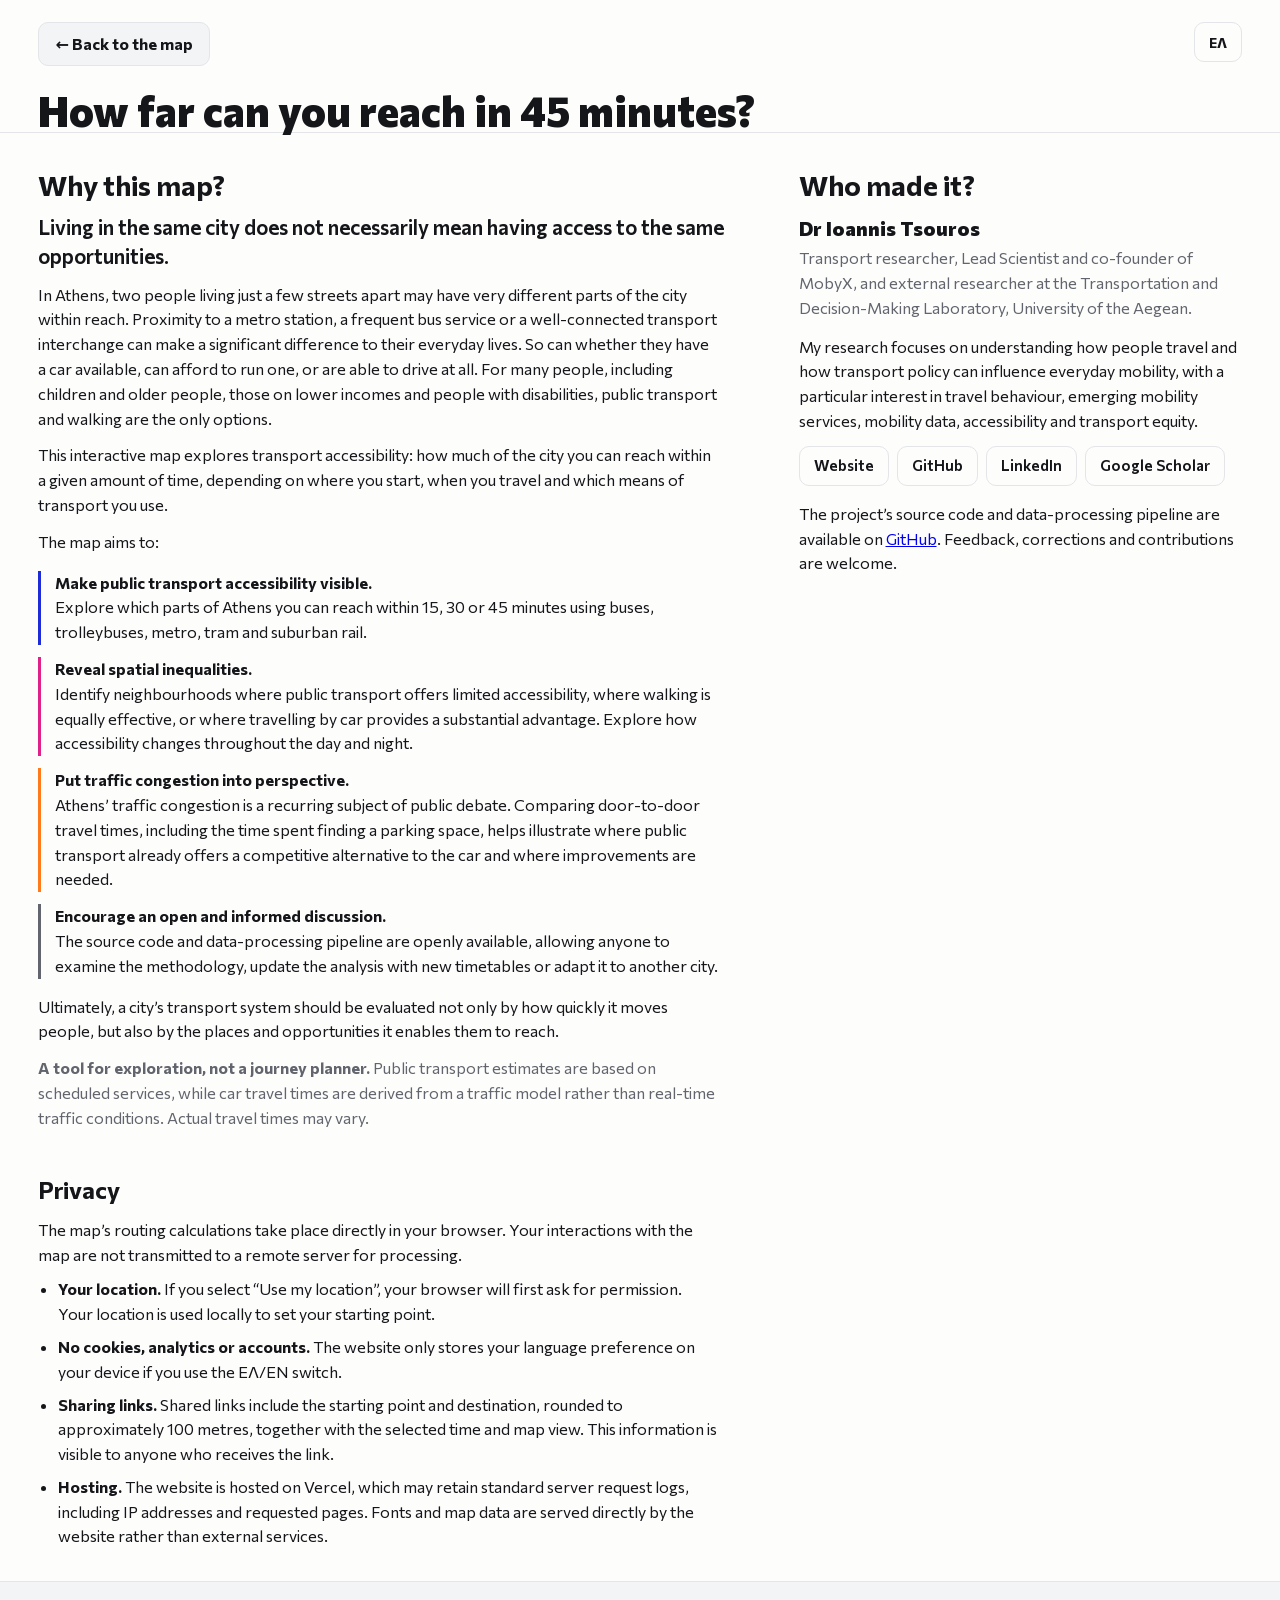
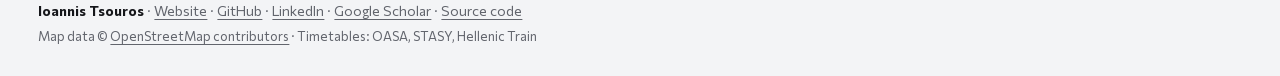
<file: site/about.html>
<!DOCTYPE html>
<html lang="en">
<head>
<meta charset="utf-8">
<meta name="viewport" content="width=device-width, initial-scale=1">
<title>About · Athens transit reach</title>
<meta name="description" content="Why this map of public transport and car reach in Athens was made: to show how accessible the city is by public transport, find the areas it serves poorly, and put traffic congestion in context. By Ioannis Tsouros.">
<meta name="author" content="Ioannis Tsouros">
<link rel="alternate" hreflang="en" href="https://athens-transit-reach.vercel.app/about">
<link rel="alternate" hreflang="el" href="https://athens-transit-reach.vercel.app/about?lang=el">
<link rel="alternate" hreflang="x-default" href="https://athens-transit-reach.vercel.app/about">
<link rel="canonical" href="https://athens-transit-reach.vercel.app/about">
<meta property="og:type" content="article">
<meta property="og:title" content="Why this map · Athens transit reach">
<meta property="og:description" content="Why this map of public transport and car reach in Athens was made: to show how accessible the city is by public transport, find the areas it serves poorly, and put traffic congestion in context. By Ioannis Tsouros.">
<meta property="og:url" content="https://athens-transit-reach.vercel.app/about">
<meta property="og:site_name" content="Athens transit reach">
<meta property="og:locale" content="en_GB">
<meta name="twitter:card" content="summary_large_image">
<meta name="twitter:title" content="Why this map · Athens transit reach">
<meta name="twitter:description" content="Why this map of public transport and car reach in Athens was made: to show how accessible the city is by public transport, find the areas it serves poorly, and put traffic congestion in context. By Ioannis Tsouros.">
<meta name="theme-color" content="#fdfdfc" media="(prefers-color-scheme: light)">
<meta name="theme-color" content="#0f1115" media="(prefers-color-scheme: dark)">
<meta name="robots" content="index,follow">
<link rel="icon" href="favicon.svg" type="image/svg+xml">
<link rel="apple-touch-icon" href="apple-touch-icon.png">
<meta property="og:image" content="https://athens-transit-reach.vercel.app/og.jpg">
<meta property="og:image:type" content="image/jpeg">
<meta property="og:image:width" content="1200">
<meta property="og:image:height" content="630">
<meta property="og:image:alt" content="Map of Athens: streets coloured by public transport travel time from Syntagma, up to 45 minutes">
<meta name="twitter:image" content="https://athens-transit-reach.vercel.app/og.jpg">
<meta name="twitter:image:alt" content="Map of Athens: streets coloured by public transport travel time from Syntagma, up to 45 minutes">
<script type="application/ld+json">{"@context": "https://schema.org", "@type": "AboutPage", "name": "About · Athens transit reach", "url": "https://athens-transit-reach.vercel.app/about", "description": "Why this map of public transport and car reach in Athens was made: to show how accessible the city is by public transport, find the areas it serves poorly, and put traffic congestion in context. By Ioannis Tsouros.", "about": {"@type": "WebApplication", "name": "Athens transit reach", "url": "https://athens-transit-reach.vercel.app/"}, "author": {"@type": "Person", "name": "Ioannis Tsouros", "url": "https://www.jtsouros.site/", "jobTitle": "Transportation researcher", "affiliation": {"@type": "Organization", "name": "MobyX"}, "sameAs": ["https://github.com/acesonic7", "https://www.linkedin.com/in/ioannis-tsouros-ba582243", "https://scholar.google.com/citations?user=nahTqW0AAAAJ"]}, "inLanguage": "en"}</script>
<link rel="preload" href="fonts/commissioner-latin.woff2" as="font" type="font/woff2" crossorigin>
<link href="fonts/commissioner.css" rel="stylesheet">
<style>
:root{color-scheme:light dark;--bg:light-dark(#fdfdfc,#0f1115);--ink:light-dark(#15161a,#eceef2);--mute:light-dark(#62656d,#9095a0);
--street:light-dark(#d6d7da,#2a2d34);--line:light-dark(#e4e5e8,#262930);--panel:light-dark(#f3f4f6,#171a20);--c0:#1d2bd8;--c1:#e0218a;--c2:#ff7a1a;--car:#e8590c}
:root[data-theme=light]{color-scheme:light}:root[data-theme=dark]{color-scheme:dark}
*{box-sizing:border-box;min-width:0}
body{margin:0;background:var(--bg);color:var(--ink);font:16px/1.55 Commissioner,system-ui,sans-serif;overflow-x:clip}
.top{padding:22px max(3vw,16px) 0}
.back{display:inline-flex;align-items:center;min-height:44px;padding:0 16px;border:1px solid var(--line);border-radius:10px;color:var(--ink);text-decoration:none;font-weight:700;background:var(--panel)}
.lang{position:absolute;top:22px;right:max(3vw,16px);min-height:40px;padding:0 14px;border:1px solid var(--line);border-radius:10px;background:transparent;color:var(--ink);font:700 14px Commissioner,system-ui,sans-serif;cursor:pointer}
.lang:hover{border-color:var(--ink)}.lang:focus-visible{outline:3px solid var(--c0);outline-offset:2px}
body{position:relative}
.back:hover{border-color:var(--ink)}.back:focus-visible{outline:3px solid var(--c0);outline-offset:2px}
h1{font-size:clamp(28px,3.6vw,42px);line-height:1.05;margin:22px 0 0;font-weight:800;text-wrap:balance}
.no{color:var(--mute)}
.about{display:grid;grid-template-columns:minmax(0,1.6fr) minmax(0,1fr);gap:clamp(24px,4vw,64px);padding:36px max(3vw,16px) 28px;border-top:1px solid var(--line);}
.about h2{font-size:clamp(22px,2.4vw,28px);line-height:1.15;margin:0 0 12px}
.about p{margin:0 0 12px;max-width:68ch}
.aims{list-style:none;margin:16px 0 0;padding:0;display:grid;gap:12px;max-width:68ch}
.aims li{padding-left:14px;border-left:3px solid var(--c0)}
.aims li:nth-child(2){border-color:var(--c1)}.aims li:nth-child(3){border-color:var(--c2)}.aims li:nth-child(4){border-color:var(--mute)}
.aims b{display:block}
.lead{font-size:clamp(18px,1.6vw,21px);font-weight:600;line-height:1.4}
.who .name{font-size:20px;font-weight:800;margin:0}
.who .role{color:var(--mute);margin:2px 0 14px}
.links{display:flex;flex-wrap:wrap;gap:8px;margin:0 0 16px;padding:0;list-style:none}
.links a{display:inline-flex;align-items:center;min-height:40px;padding:0 14px;border:1px solid var(--line);border-radius:10px;color:var(--ink);text-decoration:none;font-weight:600;font-size:15px;background:var(--bg)}
.links a:hover{border-color:var(--ink)}
.links a:focus-visible{outline:3px solid var(--c0);outline-offset:2px}
footer{padding:16px max(3vw,16px) 28px;font-size:13px;color:var(--mute);background:var(--panel)}
footer a{color:inherit}
.priv{padding:0 max(3vw,16px) 32px;max-width:calc(68ch + 2*max(3vw,16px))}.priv h2{font-size:clamp(20px,2vw,24px);margin:0 0 10px}.priv p{margin:0 0 10px}.priv ul{margin:0;padding-left:20px;display:grid;gap:8px}.priv b{font-weight:700}
@media(max-width:800px){.about{grid-template-columns:minmax(0,1fr)}}
.foot{padding:18px max(3vw,16px) 26px;border-top:1px solid var(--line);font-size:14px;color:var(--mute)}
.foot p{margin:0 0 4px}.foot b{color:var(--ink)}.foot a{color:inherit;text-underline-offset:3px}.foot a:hover{color:var(--ink)}
.foot .small{font-size:13px}
</style>
</head>
<body>
<button id="lang" class="lang" lang="el" aria-label="Ελληνικά">ΕΛ</button>
<div data-l="en" lang="en">
<div class="top"><div class="bar"><a class="back" href="index.html">← Back to the map</a></div><h1>How far can you reach in 45 minutes?</h1></div>
<main class="about" aria-labelledby="why">
  <div>
    <h2 id="why">Why this map?</h2>
    <p class="lead">Living in the same city does not necessarily mean having access to the same opportunities.</p>
    <p>In Athens, two people living just a few streets apart may have very different parts of the city within reach. Proximity to a metro station, a frequent bus service or a well-connected transport interchange can make a significant difference to their everyday lives. So can whether they have a car available, can afford to run one, or are able to drive at all. For many people, including children and older people, those on lower incomes and people with disabilities, public transport and walking are the only options.</p>
    <p>This interactive map explores transport accessibility: how much of the city you can reach within a given amount of time, depending on where you start, when you travel and which means of transport you use.</p>
    <p>The map aims to:</p>
    <ul class="aims">
      <li><b>Make public transport accessibility visible.</b>Explore which parts of Athens you can reach within 15, 30 or 45 minutes using buses, trolleybuses, metro, tram and suburban rail.</li>
      <li><b>Reveal spatial inequalities.</b>Identify neighbourhoods where public transport offers limited accessibility, where walking is equally effective, or where travelling by car provides a substantial advantage. Explore how accessibility changes throughout the day and night.</li>
      <li><b>Put traffic congestion into perspective.</b>Athens’ traffic congestion is a recurring subject of public debate. Comparing door-to-door travel times, including the time spent finding a parking space, helps illustrate where public transport already offers a competitive alternative to the car and where improvements are needed.</li>
      <li><b>Encourage an open and informed discussion.</b>The source code and data-processing pipeline are openly available, allowing anyone to examine the methodology, update the analysis with new timetables or adapt it to another city.</li>
    </ul>
    <p style="margin-top:16px">Ultimately, a city’s transport system should be evaluated not only by how quickly it moves people, but also by the places and opportunities it enables them to reach.</p>
    <p class="no"><b>A tool for exploration, not a journey planner.</b> Public transport estimates are based on scheduled services, while car travel times are derived from a traffic model rather than real-time traffic conditions. Actual travel times may vary.</p>
  </div>
  <div class="who">
    <h2>Who made it?</h2>
    <p class="name">Dr Ioannis Tsouros</p>
    <p class="role">Transport researcher, Lead Scientist and co-founder of MobyX, and external researcher at the Transportation and Decision-Making Laboratory, University of the Aegean.</p>
    <p>My research focuses on understanding how people travel and how transport policy can influence everyday mobility, with a particular interest in travel behaviour, emerging mobility services, mobility data, accessibility and transport equity.</p>
    <ul class="links">
      <li><a href="https://www.jtsouros.site/">Website</a></li>
      <li><a href="https://github.com/acesonic7">GitHub</a></li>
      <li><a href="https://www.linkedin.com/in/ioannis-tsouros-ba582243">LinkedIn</a></li>
      <li><a href="https://scholar.google.com/citations?user=nahTqW0AAAAJ&amp;hl=en">Google Scholar</a></li>
    </ul>
    <p>The project’s source code and data-processing pipeline are available on <a href="https://github.com/acesonic7/AthensPTComparisonMaps">GitHub</a>. Feedback, corrections and contributions are welcome.</p>
  </div>
</main>
<section class="priv" aria-labelledby="priv-en">
  <h2 id="priv-en">Privacy</h2>
  <p>The map’s routing calculations take place directly in your browser. Your interactions with the map are not transmitted to a remote server for processing.</p>
  <ul>
    <li><b>Your location.</b> If you select “Use my location”, your browser will first ask for permission. Your location is used locally to set your starting point.</li>
    <li><b>No cookies, analytics or accounts.</b> The website only stores your language preference on your device if you use the ΕΛ/EN switch.</li>
    <li><b>Sharing links.</b> Shared links include the starting point and destination, rounded to approximately 100 metres, together with the selected time and map view. This information is visible to anyone who receives the link.</li>
    <li><b>Hosting.</b> The website is hosted on Vercel, which may retain standard server request logs, including IP addresses and requested pages. Fonts and map data are served directly by the website rather than external services.</li>
  </ul>
</section>
<footer class="foot"><p><b>Ioannis Tsouros</b> · <a href="https://www.jtsouros.site/">Website</a> · <a href="https://github.com/acesonic7">GitHub</a> · <a href="https://www.linkedin.com/in/ioannis-tsouros-ba582243">LinkedIn</a> · <a href="https://scholar.google.com/citations?user=nahTqW0AAAAJ&amp;hl=en">Google Scholar</a> · <a href="https://github.com/acesonic7/AthensPTComparisonMaps">Source code</a></p><p class="small">Map data © <a href="https://www.openstreetmap.org/copyright">OpenStreetMap contributors</a> · Timetables: OASA, STASY, Hellenic Train</p></footer>
</div>
<div data-l="el" lang="el" hidden>
<div class="top"><div class="bar"><a class="back" href="index.html">← Πίσω στον χάρτη</a></div><h1>Πόσο μακριά μπορείς να φτάσεις σε 45 λεπτά;</h1></div>
<main class="about" aria-labelledby="why-el">
  <div>
    <h2 id="why-el">Γιατί δημιουργήθηκε αυτός ο χάρτης;</h2>
    <p class="lead">Το ότι ζούμε στην ίδια πόλη δεν σημαίνει απαραίτητα ότι έχουμε πρόσβαση στις ίδιες ευκαιρίες.</p>
    <p>Στην Αθήνα, δύο άνθρωποι που κατοικούν σε απόσταση λίγων δρόμων μεταξύ τους μπορεί να έχουν πρόσβαση σε πολύ διαφορετικά τμήματα της πόλης. Η απόσταση από έναν σταθμό του μετρό, μια λεωφορειακή γραμμή με συχνά δρομολόγια ή έναν συγκοινωνιακό κόμβο μπορεί να κάνει σημαντική διαφορά στην καθημερινότητά τους. Το ίδιο ισχύει για το αν έχουν διαθέσιμο αυτοκίνητο, αν μπορούν να αντέξουν το κόστος του ή αν μπορούν καν να οδηγήσουν. Για πολλούς ανθρώπους, όπως τα παιδιά και οι ηλικιωμένοι, όσοι έχουν χαμηλότερο εισόδημα και τα άτομα με αναπηρία, οι δημόσιες συγκοινωνίες και το περπάτημα είναι οι μόνες επιλογές.</p>
    <p>Ο διαδραστικός αυτός χάρτης διερευνά την έννοια της προσβασιμότητας: σε πόσο μεγάλο μέρος της πόλης μπορούμε να φτάσουμε μέσα σε συγκεκριμένο χρόνο, ανάλογα με το σημείο εκκίνησης, την ώρα της ημέρας και το μέσο μετακίνησης που χρησιμοποιούμε.</p>
    <p>Στόχος του χάρτη είναι:</p>
    <ul class="aims">
      <li><b>Να αποτυπώσει την προσβασιμότητα που προσφέρουν οι δημόσιες συγκοινωνίες.</b>Δες σε ποιες περιοχές της Αθήνας μπορείς να φτάσεις μέσα σε 15, 30 ή 45 λεπτά, χρησιμοποιώντας λεωφορεία, τρόλεϊ, μετρό, τραμ και προαστιακό.</li>
      <li><b>Να αναδείξει τις χωρικές ανισότητες.</b>Εντόπισε γειτονιές στις οποίες οι δημόσιες συγκοινωνίες προσφέρουν περιορισμένες δυνατότητες μετακίνησης, όπου το περπάτημα είναι εξίσου αποτελεσματικό ή όπου το αυτοκίνητο προσφέρει σημαντικό πλεονέκτημα. Δες επίσης πώς αλλάζει η προσβασιμότητα κατά τη διάρκεια της ημέρας και της νύχτας.</li>
      <li><b>Να συμβάλει στη συζήτηση για το κυκλοφοριακό πρόβλημα.</b>Η κυκλοφοριακή συμφόρηση αποτελεί ένα από τα σημαντικότερα ζητήματα της καθημερινότητας στην Αθήνα. Η σύγκριση του συνολικού χρόνου μετακίνησης από πόρτα σε πόρτα, συμπεριλαμβανομένου του χρόνου αναζήτησης θέσης στάθμευσης, μας βοηθά να κατανοήσουμε πού οι δημόσιες συγκοινωνίες αποτελούν ήδη μια ανταγωνιστική εναλλακτική στο αυτοκίνητο και πού χρειάζονται βελτιώσεις.</li>
      <li><b>Να ενισχύσει τον ανοιχτό και τεκμηριωμένο δημόσιο διάλογο.</b>Ο πηγαίος κώδικας και η διαδικασία επεξεργασίας των δεδομένων είναι ελεύθερα διαθέσιμα, ώστε οποιοσδήποτε να μπορεί να εξετάσει τη μεθοδολογία, να επικαιροποιήσει την ανάλυση με νέα δρομολόγια ή να την εφαρμόσει σε μια άλλη πόλη.</li>
    </ul>
    <p style="margin-top:16px">Άλλωστε, ένα σύστημα μεταφορών δεν πρέπει να αξιολογείται μόνο με βάση το πόσο γρήγορα μετακινούνται οι άνθρωποι, αλλά και με βάση τους τόπους, τις δραστηριότητες και τις ευκαιρίες στις οποίες τους επιτρέπει να έχουν πρόσβαση.</p>
    <p class="no"><b>Ένα εργαλείο διερεύνησης, όχι μια εφαρμογή πλοήγησης.</b> Οι χρόνοι μετακίνησης με τις δημόσιες συγκοινωνίες υπολογίζονται βάσει των προγραμματισμένων δρομολογίων, ενώ οι χρόνοι μετακίνησης με αυτοκίνητο προκύπτουν από μοντέλο κυκλοφορίας και όχι από δεδομένα πραγματικού χρόνου. Οι πραγματικοί χρόνοι μετακίνησης ενδέχεται να διαφέρουν.</p>
  </div>
  <div class="who">
    <h2>Ποιος βρίσκεται πίσω από τον χάρτη;</h2>
    <p class="name">Δρ. Ιωάννης Τσούρος</p>
    <p class="role">Ερευνητής στον τομέα των μεταφορών, επικεφαλής έρευνας και συνιδρυτής της MobyX και εξωτερικός ερευνητικός συνεργάτης του Εργαστηρίου Μεταφορών και Λήψης Αποφάσεων του Πανεπιστημίου Αιγαίου.</p>
    <p>Η έρευνά μου επικεντρώνεται στην κατανόηση του τρόπου με τον οποίο μετακινούμαστε και του πώς οι πολιτικές μεταφορών μπορούν να επηρεάσουν την καθημερινότητά μας. Στα ερευνητικά μου ενδιαφέροντα περιλαμβάνονται η μεταφορική συμπεριφορά, οι νέες υπηρεσίες κινητικότητας, η αξιοποίηση δεδομένων μετακινήσεων, η προσβασιμότητα και η κοινωνική δικαιοσύνη στις μεταφορές.</p>
    <ul class="links">
      <li><a href="https://www.jtsouros.site/">Προσωπική ιστοσελίδα</a></li>
      <li><a href="https://github.com/acesonic7">GitHub</a></li>
      <li><a href="https://www.linkedin.com/in/ioannis-tsouros-ba582243">LinkedIn</a></li>
      <li><a href="https://scholar.google.com/citations?user=nahTqW0AAAAJ&amp;hl=en">Google Scholar</a></li>
    </ul>
    <p>Ο πηγαίος κώδικας του έργου και η διαδικασία επεξεργασίας των δεδομένων είναι διαθέσιμα στο <a href="https://github.com/acesonic7/AthensPTComparisonMaps">GitHub</a>. Σχόλια, διορθώσεις, προτάσεις και συνεισφορές είναι ευπρόσδεκτα.</p>
  </div>
</main>
<section class="priv" aria-labelledby="priv-el">
  <h2 id="priv-el">Προστασία προσωπικών δεδομένων</h2>
  <p>Οι υπολογισμοί των διαδρομών πραγματοποιούνται απευθείας στο πρόγραμμα περιήγησής σου. Οι επιλογές που κάνεις στον χάρτη δεν αποστέλλονται σε απομακρυσμένο διακομιστή για επεξεργασία.</p>
  <ul>
    <li><b>Η τοποθεσία σου.</b> Εάν επιλέξεις «Χρήση της τοποθεσίας μου», το πρόγραμμα περιήγησης θα ζητήσει πρώτα την άδειά σου. Η τοποθεσία χρησιμοποιείται μόνο στη συσκευή σου για τον καθορισμό του σημείου εκκίνησης.</li>
    <li><b>Χωρίς cookies, εργαλεία παρακολούθησης ή λογαριασμούς χρηστών.</b> Η μοναδική πληροφορία που αποθηκεύει η ιστοσελίδα στη συσκευή σου είναι η προτίμηση γλώσσας, εφόσον χρησιμοποιήσεις την επιλογή ΕΛ/EN.</li>
    <li><b>Κοινοποίηση συνδέσμων.</b> Οι σύνδεσμοι κοινοποίησης περιλαμβάνουν το σημείο εκκίνησης και τον προορισμό με ακρίβεια περίπου 100 μέτρων, καθώς και την επιλεγμένη ώρα και προβολή του χάρτη. Οι πληροφορίες αυτές είναι ορατές σε όποιον λαμβάνει τον σύνδεσμο.</li>
    <li><b>Φιλοξενία ιστοσελίδας.</b> Η ιστοσελίδα φιλοξενείται στην πλατφόρμα Vercel, η οποία ενδέχεται να διατηρεί τυπικά αρχεία καταγραφής αιτημάτων, όπως τη διεύθυνση IP και τη σελίδα που ζητήθηκε. Οι γραμματοσειρές και τα δεδομένα του χάρτη παρέχονται από την ίδια την ιστοσελίδα και όχι από υπηρεσίες τρίτων.</li>
  </ul>
</section>
<footer class="foot"><p><b>Ιωάννης Τσούρος</b> · <a href="https://www.jtsouros.site/">Ιστότοπος</a> · <a href="https://github.com/acesonic7">GitHub</a> · <a href="https://www.linkedin.com/in/ioannis-tsouros-ba582243">LinkedIn</a> · <a href="https://scholar.google.com/citations?user=nahTqW0AAAAJ&amp;hl=en">Google Scholar</a> · <a href="https://github.com/acesonic7/AthensPTComparisonMaps">Πηγαίος κώδικας</a></p><p class="small">Χαρτογραφικά δεδομένα © <a href="https://www.openstreetmap.org/copyright">Συνεισφέροντες OpenStreetMap</a> · Δρομολόγια: ΟΑΣΑ, ΣΤΑΣΥ, Hellenic Train</p></footer>
</div>
<script>
{
const q = new URLSearchParams(location.search).get('lang');
let L = ['el','en'].includes(q) ? q : (localStorage.getItem('lang') === 'el' ? 'el' : 'en');
const b = document.getElementById('lang');
function apply(){
  document.querySelectorAll('[data-l]').forEach(d => d.hidden = d.dataset.l !== L);
  document.documentElement.lang = L; document.title = L === 'el' ? 'Σχετικά · Αθήνα: πόσο μακριά φτάνεις με ΜΜΜ' : 'About · Athens transit reach';
  b.textContent = L === 'el' ? 'EN' : 'ΕΛ'; b.lang = L === 'el' ? 'en' : 'el'; b.setAttribute('aria-label', L === 'el' ? 'English' : 'Ελληνικά');
}
b.addEventListener('click', () => {L = L === 'el' ? 'en' : 'el'; localStorage.setItem('lang', L); apply()});
apply();
}
</script>
</body>
</html>
</file>
<file: site/fonts/commissioner.css>
/* Commissioner (variable, 400–800), SIL Open Font License 1.1, see OFL.txt. Served from this site so no visitor data goes to a font CDN. */
@font-face {
  font-family: 'Commissioner';
  font-style: normal;
  font-weight: 400 800;
  font-display: swap;
  src: url(commissioner-greek.woff2) format('woff2');
  unicode-range: U+0370-0377, U+037A-037F, U+0384-038A, U+038C, U+038E-03A1, U+03A3-03FF;
}
@font-face {
  font-family: 'Commissioner';
  font-style: normal;
  font-weight: 400 800;
  font-display: swap;
  src: url(commissioner-latin-ext.woff2) format('woff2');
  unicode-range: U+0100-02BA, U+02BD-02C5, U+02C7-02CC, U+02CE-02D7, U+02DD-02FF, U+0304, U+0308, U+0329, U+1D00-1DBF, U+1E00-1E9F, U+1EF2-1EFF, U+2020, U+20A0-20AB, U+20AD-20C4, U+2113, U+2C60-2C7F, U+A720-A7FF;
}
@font-face {
  font-family: 'Commissioner';
  font-style: normal;
  font-weight: 400 800;
  font-display: swap;
  src: url(commissioner-latin.woff2) format('woff2');
  unicode-range: U+0000-00FF, U+0131, U+0152-0153, U+02BB-02BC, U+02C6, U+02DA, U+02DC, U+0304, U+0308, U+0329, U+2000-206F, U+20AC, U+2122, U+2191, U+2193, U+2212, U+2215, U+FEFF, U+FFFD;
}
</file>
